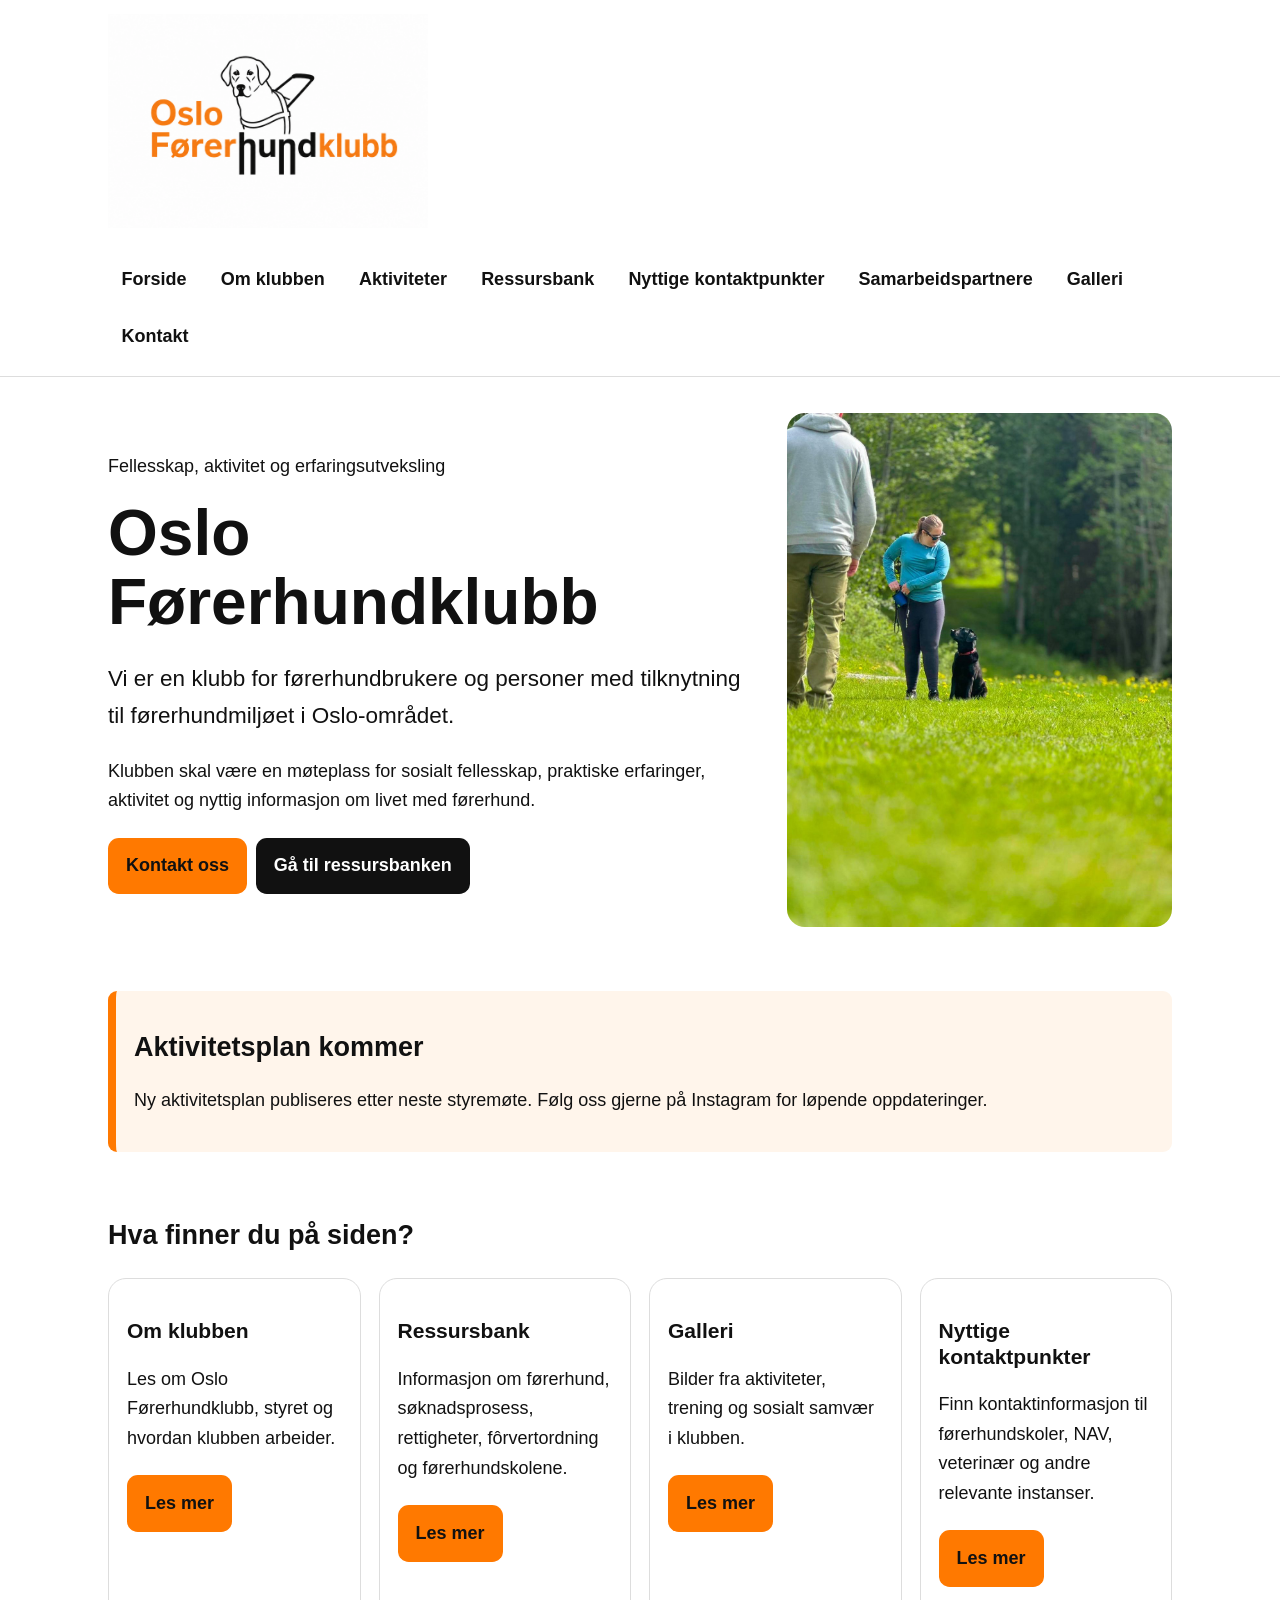
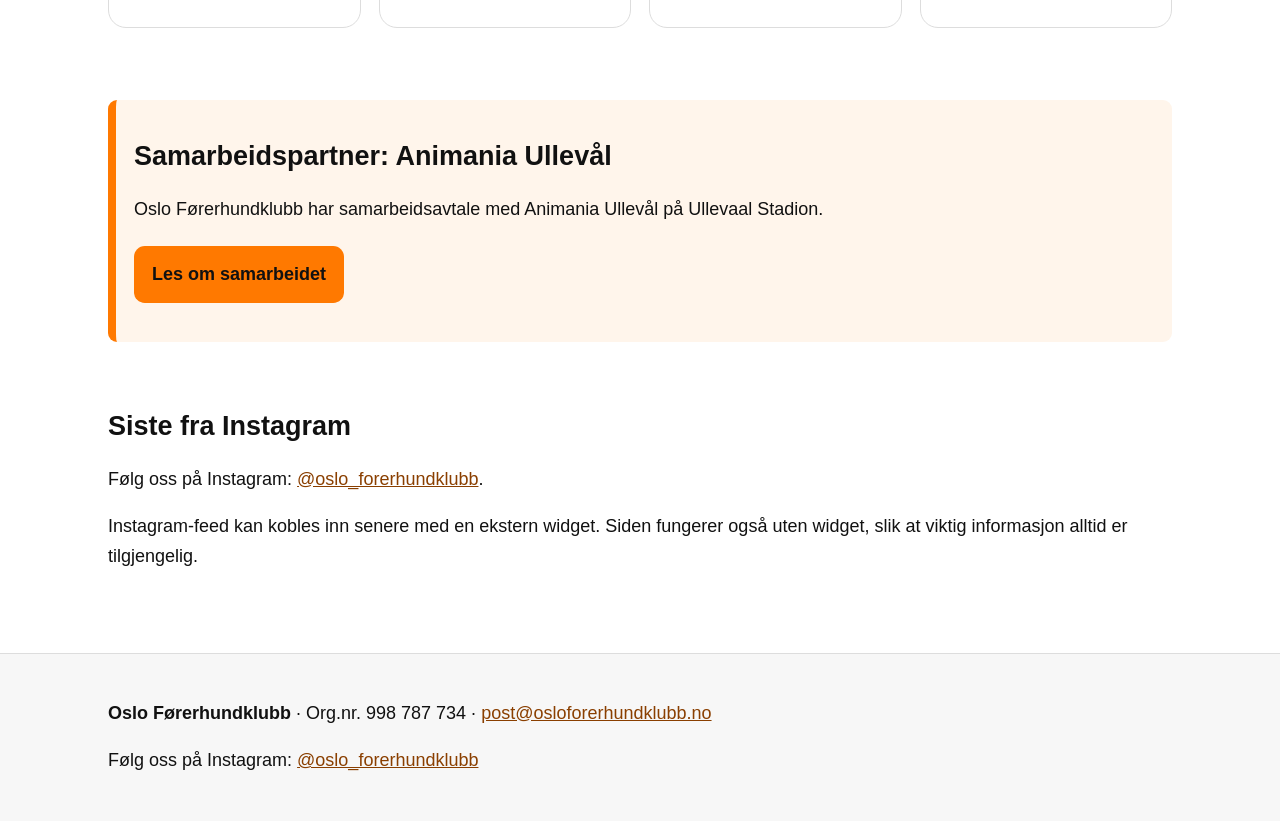
<file: index.html>
<!doctype html>
<html lang="no">
<head>
  <meta charset="utf-8">
  <meta name="viewport" content="width=device-width, initial-scale=1">
  <title>Forside – Oslo Førerhundklubb</title>
  <meta name="description" content="Oslo Førerhundklubb">
  <link rel="stylesheet" href="style.css">
</head>
<body>
<a class="skip-link" href="#innhold">Hopp til hovedinnhold</a>
<header class="site-header">
  <div class="container header-inner">
    <a class="logo-link" href="index.html" aria-label="Til forsiden">
      <img src="logo.png" alt="Oslo Førerhundklubb" class="logo">
    </a>
    <nav aria-label="Hovedmeny" class="main-nav"><a href="index.html">Forside</a><a href="om-klubben.html">Om klubben</a><a href="aktiviteter.html">Aktiviteter</a><a href="ressurser.html">Ressursbank</a><a href="nyttige-kontaktpunkter.html">Nyttige kontaktpunkter</a><a href="samarbeidspartnere.html">Samarbeidspartnere</a><a href="galleri.html">Galleri</a><a href="kontakt.html">Kontakt</a></nav>
  </div>
</header>
<main id="innhold" class="container">

<section class="hero">
  <div>
    <p class="eyebrow">Fellesskap, aktivitet og erfaringsutveksling</p>
    <h1>Oslo Førerhundklubb</h1>
    <p class="lead">Vi er en klubb for førerhundbrukere og personer med tilknytning til førerhundmiljøet i Oslo-området.</p>
    <p>Klubben skal være en møteplass for sosialt fellesskap, praktiske erfaringer, aktivitet og nyttig informasjon om livet med førerhund.</p>
    <p><a class="button" href="kontakt.html">Kontakt oss</a> <a class="button-secondary" href="ressurser.html">Gå til ressursbanken</a></p>
  </div>
  <div><img class="hero-image" src="bilde-01.jpg" alt="Førerhundtrening ute i grøntområde."></div>
</section>
<section class="notice">
  <h2>Aktivitetsplan kommer</h2>
  <p>Ny aktivitetsplan publiseres etter neste styremøte. Følg oss gjerne på Instagram for løpende oppdateringer.</p>
</section>
<section class="section">
  <h2>Hva finner du på siden?</h2>
  <div class="grid">
    <article class="card"><h3>Om klubben</h3><p>Les om Oslo Førerhundklubb, styret og hvordan klubben arbeider.</p><p><a class="button" href="om-klubben.html">Les mer</a></p></article>
    <article class="card"><h3>Ressursbank</h3><p>Informasjon om førerhund, søknadsprosess, rettigheter, fôrvertordning og førerhundskolene.</p><p><a class="button" href="ressurser.html">Les mer</a></p></article>
    <article class="card"><h3>Galleri</h3><p>Bilder fra aktiviteter, trening og sosialt samvær i klubben.</p><p><a class="button" href="galleri.html">Les mer</a></p></article>
    <article class="card"><h3>Nyttige kontaktpunkter</h3><p>Finn kontaktinformasjon til førerhundskoler, NAV, veterinær og andre relevante instanser.</p><p><a class="button" href="nyttige-kontaktpunkter.html">Les mer</a></p></article>
  </div>
</section>

<section class="notice">
  <h2>Samarbeidspartner: Animania Ullevål</h2>
  <p>Oslo Førerhundklubb har samarbeidsavtale med Animania Ullevål på Ullevaal Stadion.</p>
  <p><a class="button" href="samarbeidspartnere.html">Les om samarbeidet</a></p>
</section>
<section class="section">
  <h2>Siste fra Instagram</h2>
  <p>Følg oss på Instagram: <a href="https://www.instagram.com/oslo_forerhundklubb/">@oslo_forerhundklubb</a>.</p>
  <p>Instagram-feed kan kobles inn senere med en ekstern widget. Siden fungerer også uten widget, slik at viktig informasjon alltid er tilgjengelig.</p>
</section>

</main>
<footer class="site-footer">
  <div class="container">
    <p><strong>Oslo Førerhundklubb</strong> · Org.nr. 998 787 734 · <a href="mailto:post@osloforerhundklubb.no">post@osloforerhundklubb.no</a></p>
    <p>Følg oss på Instagram: <a href="https://www.instagram.com/oslo_forerhundklubb/">@oslo_forerhundklubb</a></p>
  </div>
</footer>
</body>
</html>
</file>
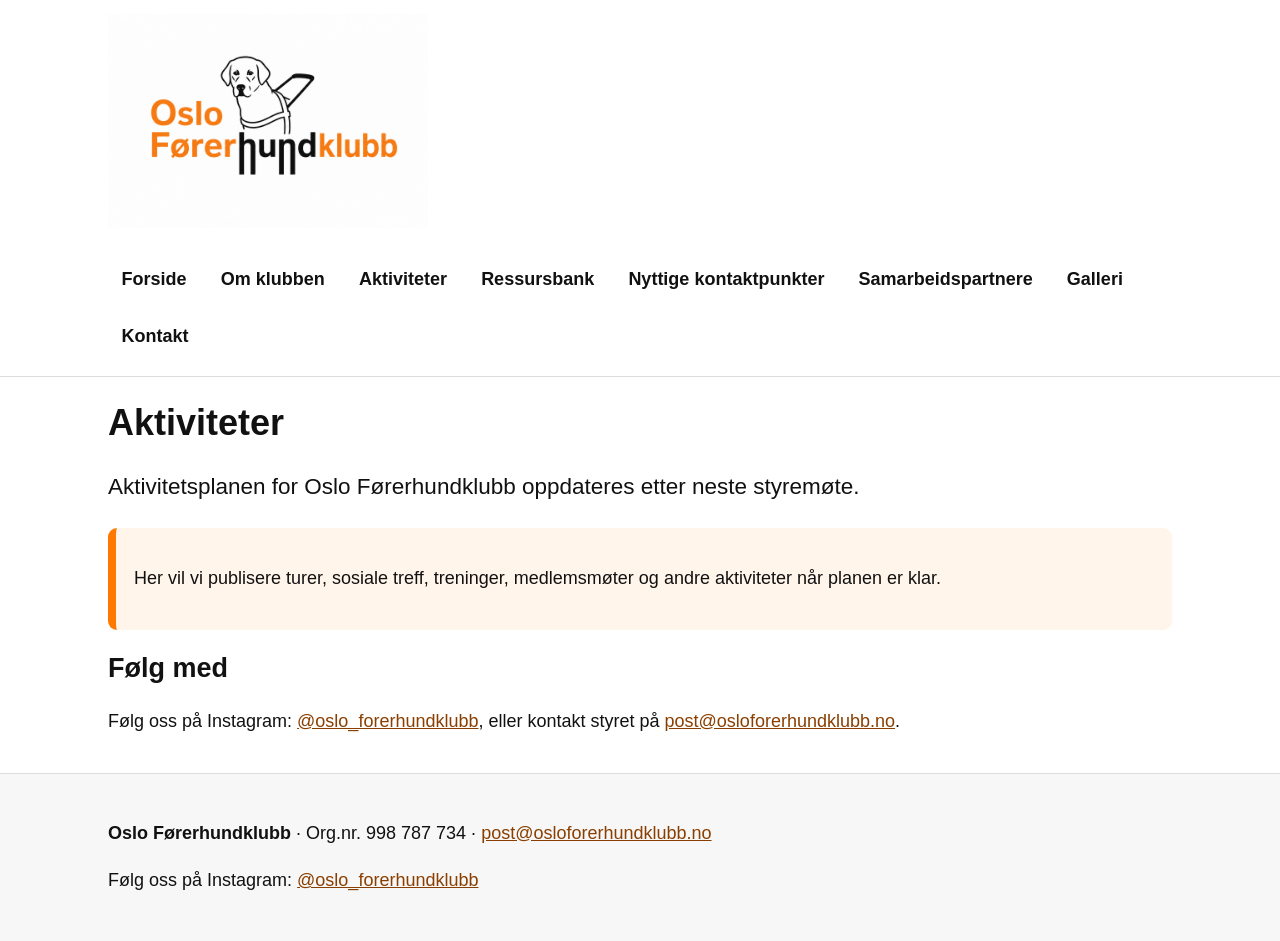
<file: aktiviteter.html>
<!doctype html>
<html lang="no">
<head>
  <meta charset="utf-8">
  <meta name="viewport" content="width=device-width, initial-scale=1">
  <title>Aktiviteter – Oslo Førerhundklubb</title>
  <meta name="description" content="Oslo Førerhundklubb">
  <link rel="stylesheet" href="style.css">
</head>
<body>
<a class="skip-link" href="#innhold">Hopp til hovedinnhold</a>
<header class="site-header">
  <div class="container header-inner">
    <a class="logo-link" href="index.html" aria-label="Til forsiden">
      <img src="logo.png" alt="Oslo Førerhundklubb" class="logo">
    </a>
    <nav aria-label="Hovedmeny" class="main-nav"><a href="index.html">Forside</a><a href="om-klubben.html">Om klubben</a><a href="aktiviteter.html">Aktiviteter</a><a href="ressurser.html">Ressursbank</a><a href="nyttige-kontaktpunkter.html">Nyttige kontaktpunkter</a><a href="samarbeidspartnere.html">Samarbeidspartnere</a><a href="galleri.html">Galleri</a><a href="kontakt.html">Kontakt</a></nav>
  </div>
</header>
<main id="innhold" class="container">
<h1>Aktiviteter</h1>
<p class="lead">Aktivitetsplanen for Oslo Førerhundklubb oppdateres etter neste styremøte.</p>
<div class="notice"><p>Her vil vi publisere turer, sosiale treff, treninger, medlemsmøter og andre aktiviteter når planen er klar.</p></div>
<h2>Følg med</h2><p>Følg oss på Instagram: <a href="https://www.instagram.com/oslo_forerhundklubb/">@oslo_forerhundklubb</a>, eller kontakt styret på <a href="mailto:post@osloforerhundklubb.no">post@osloforerhundklubb.no</a>.</p>
</main>
<footer class="site-footer">
  <div class="container">
    <p><strong>Oslo Førerhundklubb</strong> · Org.nr. 998 787 734 · <a href="mailto:post@osloforerhundklubb.no">post@osloforerhundklubb.no</a></p>
    <p>Følg oss på Instagram: <a href="https://www.instagram.com/oslo_forerhundklubb/">@oslo_forerhundklubb</a></p>
  </div>
</footer>
</body>
</html>
</file>
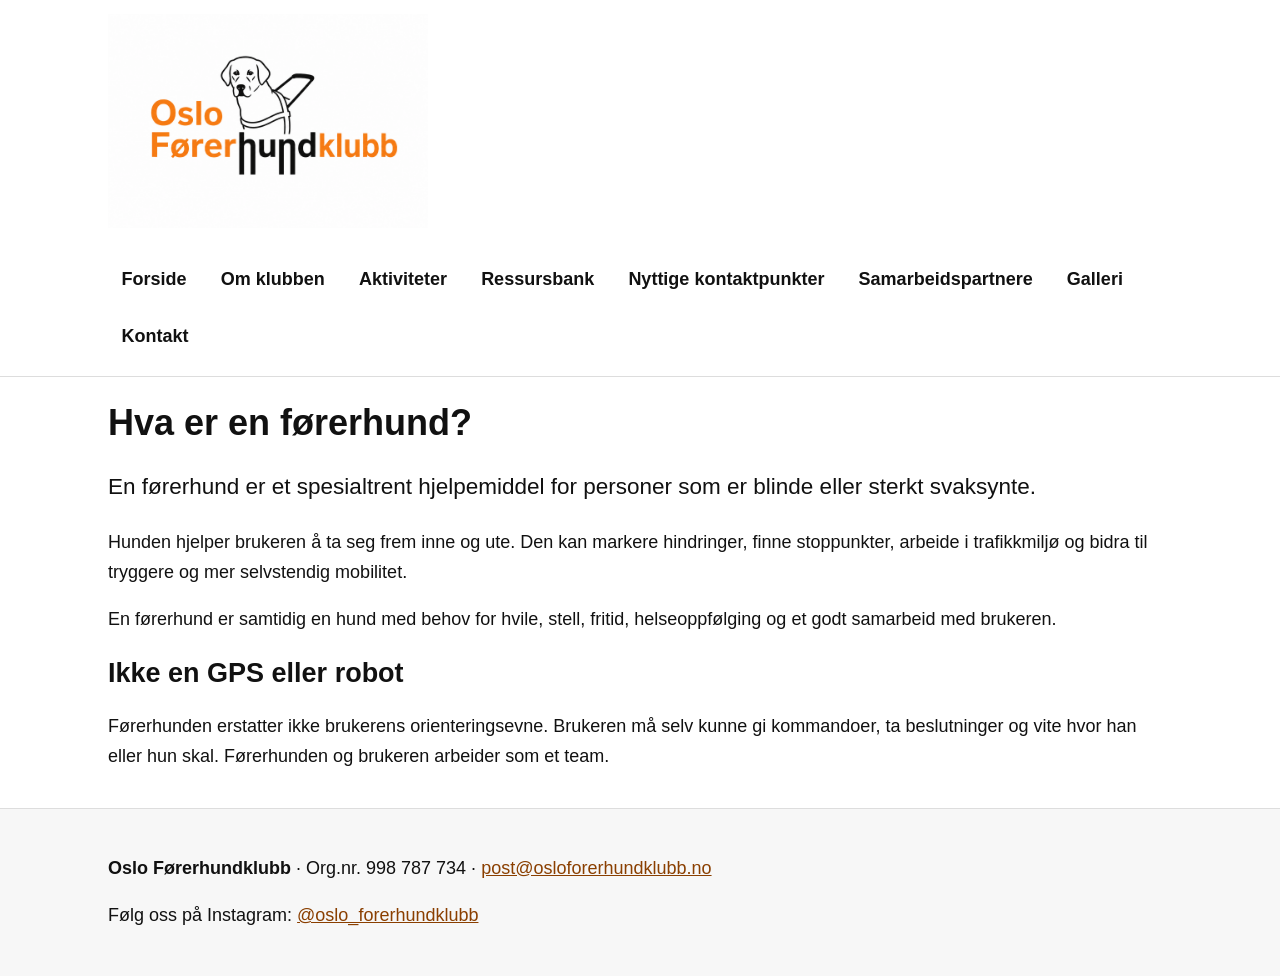
<file: forerhund.html>
<!doctype html>
<html lang="no">
<head>
  <meta charset="utf-8">
  <meta name="viewport" content="width=device-width, initial-scale=1">
  <title>Hva er førerhund? – Oslo Førerhundklubb</title>
  <meta name="description" content="Oslo Førerhundklubb">
  <link rel="stylesheet" href="style.css">
</head>
<body>
<a class="skip-link" href="#innhold">Hopp til hovedinnhold</a>
<header class="site-header">
  <div class="container header-inner">
    <a class="logo-link" href="index.html" aria-label="Til forsiden">
      <img src="logo.png" alt="Oslo Førerhundklubb" class="logo">
    </a>
    <nav aria-label="Hovedmeny" class="main-nav"><a href="index.html">Forside</a><a href="om-klubben.html">Om klubben</a><a href="aktiviteter.html">Aktiviteter</a><a href="ressurser.html">Ressursbank</a><a href="nyttige-kontaktpunkter.html">Nyttige kontaktpunkter</a><a href="samarbeidspartnere.html">Samarbeidspartnere</a><a href="galleri.html">Galleri</a><a href="kontakt.html">Kontakt</a></nav>
  </div>
</header>
<main id="innhold" class="container">
<h1>Hva er en førerhund?</h1>
<p class="lead">En førerhund er et spesialtrent hjelpemiddel for personer som er blinde eller sterkt svaksynte.</p>
<p>Hunden hjelper brukeren å ta seg frem inne og ute. Den kan markere hindringer, finne stoppunkter, arbeide i trafikkmiljø og bidra til tryggere og mer selvstendig mobilitet.</p>
<p>En førerhund er samtidig en hund med behov for hvile, stell, fritid, helseoppfølging og et godt samarbeid med brukeren.</p>
<h2>Ikke en GPS eller robot</h2>
<p>Førerhunden erstatter ikke brukerens orienteringsevne. Brukeren må selv kunne gi kommandoer, ta beslutninger og vite hvor han eller hun skal. Førerhunden og brukeren arbeider som et team.</p>
</main>
<footer class="site-footer">
  <div class="container">
    <p><strong>Oslo Førerhundklubb</strong> · Org.nr. 998 787 734 · <a href="mailto:post@osloforerhundklubb.no">post@osloforerhundklubb.no</a></p>
    <p>Følg oss på Instagram: <a href="https://www.instagram.com/oslo_forerhundklubb/">@oslo_forerhundklubb</a></p>
  </div>
</footer>
</body>
</html>
</file>
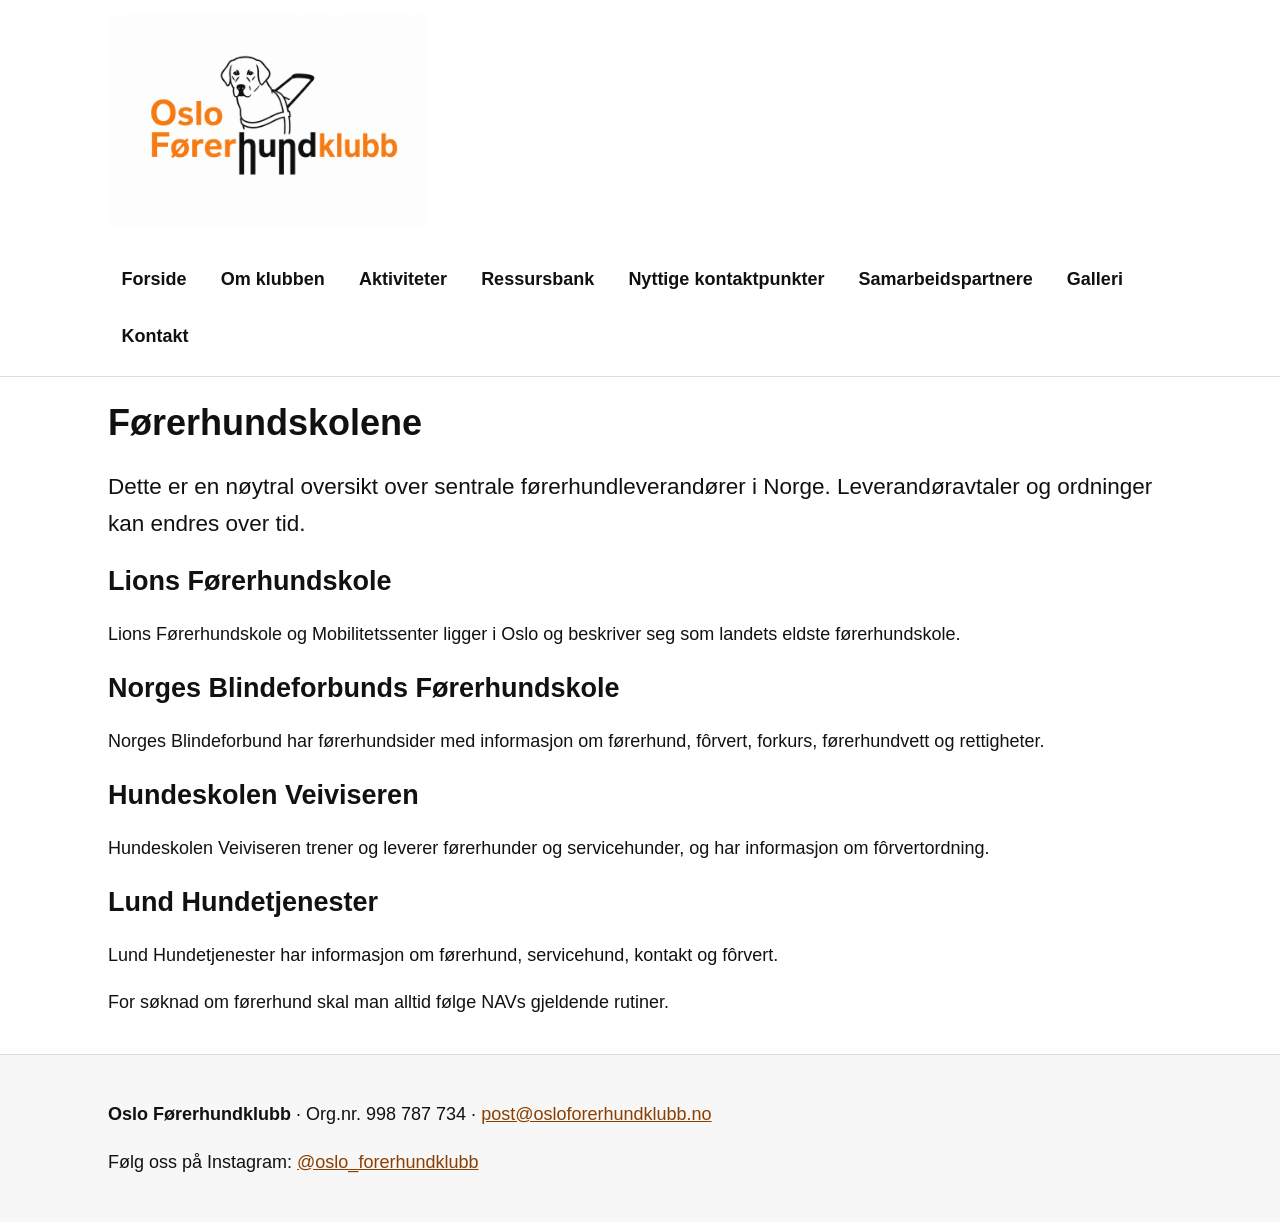
<file: forerhundskolene.html>
<!doctype html>
<html lang="no">
<head>
  <meta charset="utf-8">
  <meta name="viewport" content="width=device-width, initial-scale=1">
  <title>Førerhundskolene – Oslo Førerhundklubb</title>
  <meta name="description" content="Oslo Førerhundklubb">
  <link rel="stylesheet" href="style.css">
</head>
<body>
<a class="skip-link" href="#innhold">Hopp til hovedinnhold</a>
<header class="site-header">
  <div class="container header-inner">
    <a class="logo-link" href="index.html" aria-label="Til forsiden">
      <img src="logo.png" alt="Oslo Førerhundklubb" class="logo">
    </a>
    <nav aria-label="Hovedmeny" class="main-nav"><a href="index.html">Forside</a><a href="om-klubben.html">Om klubben</a><a href="aktiviteter.html">Aktiviteter</a><a href="ressurser.html">Ressursbank</a><a href="nyttige-kontaktpunkter.html">Nyttige kontaktpunkter</a><a href="samarbeidspartnere.html">Samarbeidspartnere</a><a href="galleri.html">Galleri</a><a href="kontakt.html">Kontakt</a></nav>
  </div>
</header>
<main id="innhold" class="container">
<h1>Førerhundskolene</h1>
<p class="lead">Dette er en nøytral oversikt over sentrale førerhundleverandører i Norge. Leverandøravtaler og ordninger kan endres over tid.</p>
<h2>Lions Førerhundskole</h2>
<p>Lions Førerhundskole og Mobilitetssenter ligger i Oslo og beskriver seg som landets eldste førerhundskole.</p>
<h2>Norges Blindeforbunds Førerhundskole</h2>
<p>Norges Blindeforbund har førerhundsider med informasjon om førerhund, fôrvert, forkurs, førerhundvett og rettigheter.</p>
<h2>Hundeskolen Veiviseren</h2>
<p>Hundeskolen Veiviseren trener og leverer førerhunder og servicehunder, og har informasjon om fôrvertordning.</p>
<h2>Lund Hundetjenester</h2>
<p>Lund Hundetjenester har informasjon om førerhund, servicehund, kontakt og fôrvert.</p>
<p>For søknad om førerhund skal man alltid følge NAVs gjeldende rutiner.</p>
</main>
<footer class="site-footer">
  <div class="container">
    <p><strong>Oslo Førerhundklubb</strong> · Org.nr. 998 787 734 · <a href="mailto:post@osloforerhundklubb.no">post@osloforerhundklubb.no</a></p>
    <p>Følg oss på Instagram: <a href="https://www.instagram.com/oslo_forerhundklubb/">@oslo_forerhundklubb</a></p>
  </div>
</footer>
</body>
</html>
</file>
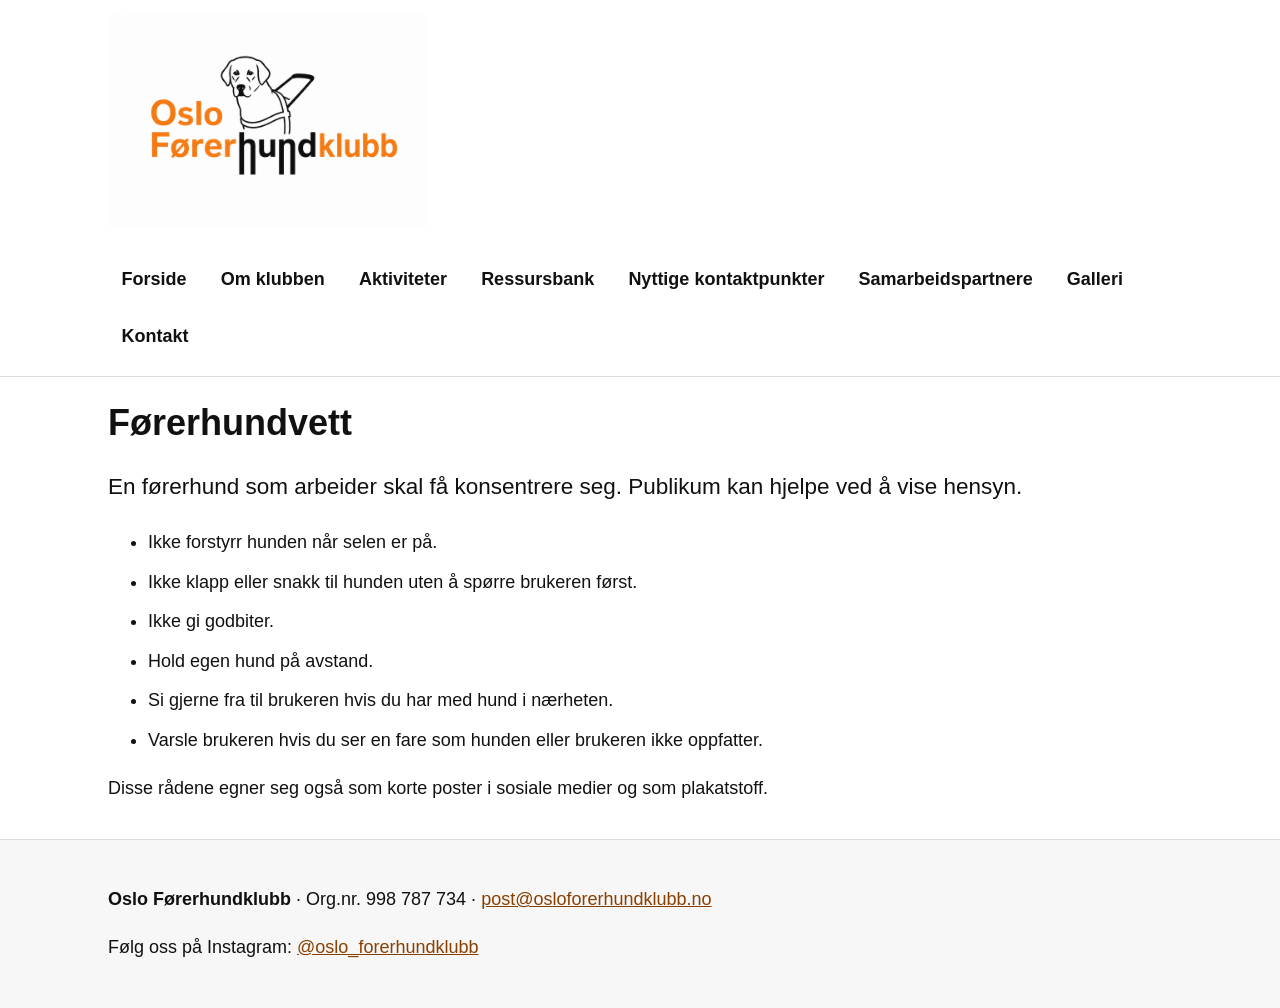
<file: forerhundvett.html>
<!doctype html>
<html lang="no">
<head>
  <meta charset="utf-8">
  <meta name="viewport" content="width=device-width, initial-scale=1">
  <title>Førerhundvett – Oslo Førerhundklubb</title>
  <meta name="description" content="Oslo Førerhundklubb">
  <link rel="stylesheet" href="style.css">
</head>
<body>
<a class="skip-link" href="#innhold">Hopp til hovedinnhold</a>
<header class="site-header">
  <div class="container header-inner">
    <a class="logo-link" href="index.html" aria-label="Til forsiden">
      <img src="logo.png" alt="Oslo Førerhundklubb" class="logo">
    </a>
    <nav aria-label="Hovedmeny" class="main-nav"><a href="index.html">Forside</a><a href="om-klubben.html">Om klubben</a><a href="aktiviteter.html">Aktiviteter</a><a href="ressurser.html">Ressursbank</a><a href="nyttige-kontaktpunkter.html">Nyttige kontaktpunkter</a><a href="samarbeidspartnere.html">Samarbeidspartnere</a><a href="galleri.html">Galleri</a><a href="kontakt.html">Kontakt</a></nav>
  </div>
</header>
<main id="innhold" class="container">
<h1>Førerhundvett</h1>
<p class="lead">En førerhund som arbeider skal få konsentrere seg. Publikum kan hjelpe ved å vise hensyn.</p>
<ul class="resource-list">
<li>Ikke forstyrr hunden når selen er på.</li>
<li>Ikke klapp eller snakk til hunden uten å spørre brukeren først.</li>
<li>Ikke gi godbiter.</li>
<li>Hold egen hund på avstand.</li>
<li>Si gjerne fra til brukeren hvis du har med hund i nærheten.</li>
<li>Varsle brukeren hvis du ser en fare som hunden eller brukeren ikke oppfatter.</li>
</ul>
<p>Disse rådene egner seg også som korte poster i sosiale medier og som plakatstoff.</p>
</main>
<footer class="site-footer">
  <div class="container">
    <p><strong>Oslo Førerhundklubb</strong> · Org.nr. 998 787 734 · <a href="mailto:post@osloforerhundklubb.no">post@osloforerhundklubb.no</a></p>
    <p>Følg oss på Instagram: <a href="https://www.instagram.com/oslo_forerhundklubb/">@oslo_forerhundklubb</a></p>
  </div>
</footer>
</body>
</html>
</file>
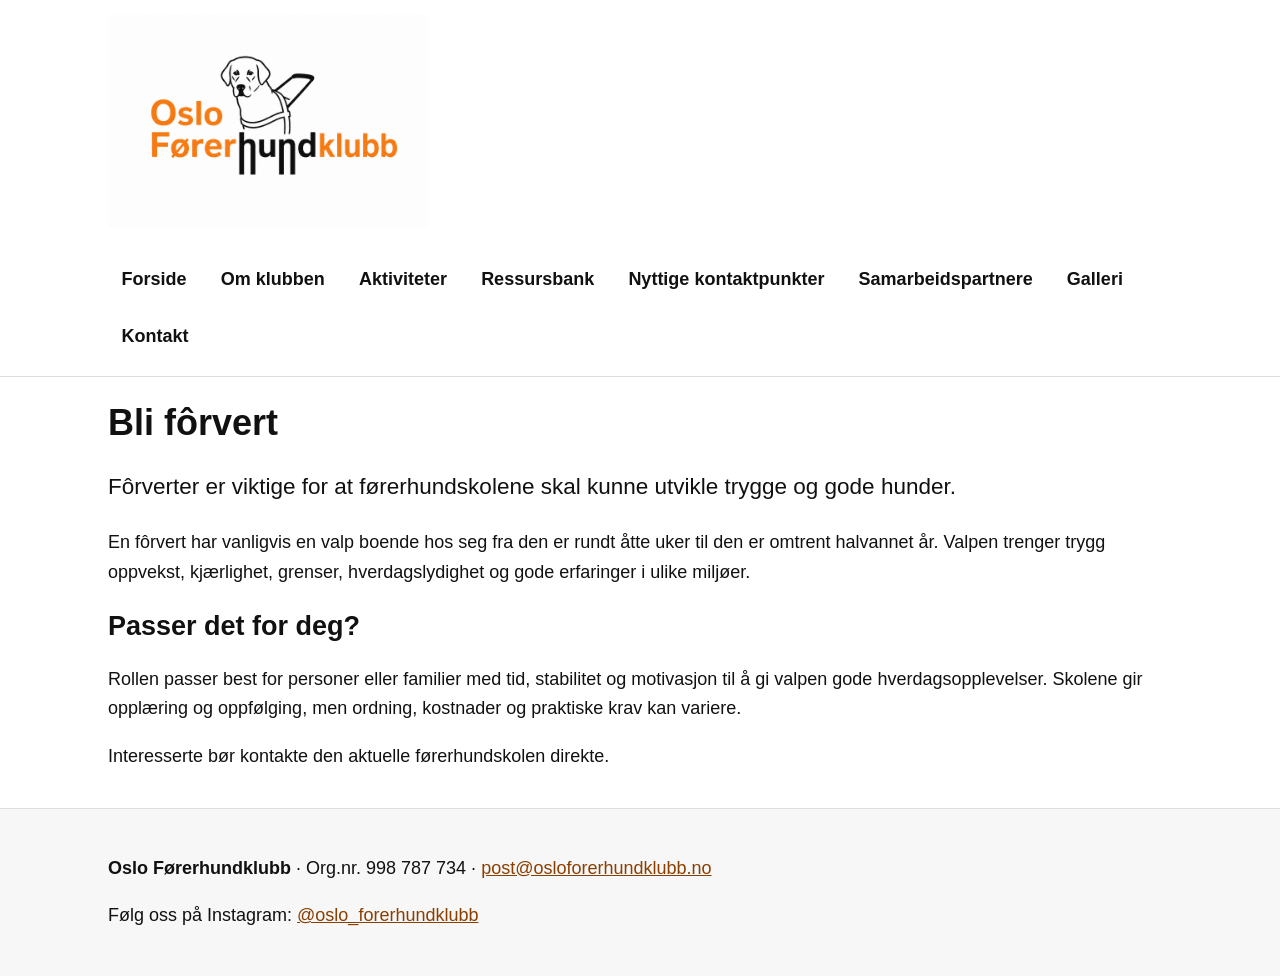
<file: forvert.html>
<!doctype html>
<html lang="no">
<head>
  <meta charset="utf-8">
  <meta name="viewport" content="width=device-width, initial-scale=1">
  <title>Bli fôrvert – Oslo Førerhundklubb</title>
  <meta name="description" content="Oslo Førerhundklubb">
  <link rel="stylesheet" href="style.css">
</head>
<body>
<a class="skip-link" href="#innhold">Hopp til hovedinnhold</a>
<header class="site-header">
  <div class="container header-inner">
    <a class="logo-link" href="index.html" aria-label="Til forsiden">
      <img src="logo.png" alt="Oslo Førerhundklubb" class="logo">
    </a>
    <nav aria-label="Hovedmeny" class="main-nav"><a href="index.html">Forside</a><a href="om-klubben.html">Om klubben</a><a href="aktiviteter.html">Aktiviteter</a><a href="ressurser.html">Ressursbank</a><a href="nyttige-kontaktpunkter.html">Nyttige kontaktpunkter</a><a href="samarbeidspartnere.html">Samarbeidspartnere</a><a href="galleri.html">Galleri</a><a href="kontakt.html">Kontakt</a></nav>
  </div>
</header>
<main id="innhold" class="container">
<h1>Bli fôrvert</h1>
<p class="lead">Fôrverter er viktige for at førerhundskolene skal kunne utvikle trygge og gode hunder.</p>
<p>En fôrvert har vanligvis en valp boende hos seg fra den er rundt åtte uker til den er omtrent halvannet år. Valpen trenger trygg oppvekst, kjærlighet, grenser, hverdagslydighet og gode erfaringer i ulike miljøer.</p>
<h2>Passer det for deg?</h2>
<p>Rollen passer best for personer eller familier med tid, stabilitet og motivasjon til å gi valpen gode hverdagsopplevelser. Skolene gir opplæring og oppfølging, men ordning, kostnader og praktiske krav kan variere.</p>
<p>Interesserte bør kontakte den aktuelle førerhundskolen direkte.</p>
</main>
<footer class="site-footer">
  <div class="container">
    <p><strong>Oslo Førerhundklubb</strong> · Org.nr. 998 787 734 · <a href="mailto:post@osloforerhundklubb.no">post@osloforerhundklubb.no</a></p>
    <p>Følg oss på Instagram: <a href="https://www.instagram.com/oslo_forerhundklubb/">@oslo_forerhundklubb</a></p>
  </div>
</footer>
</body>
</html>
</file>
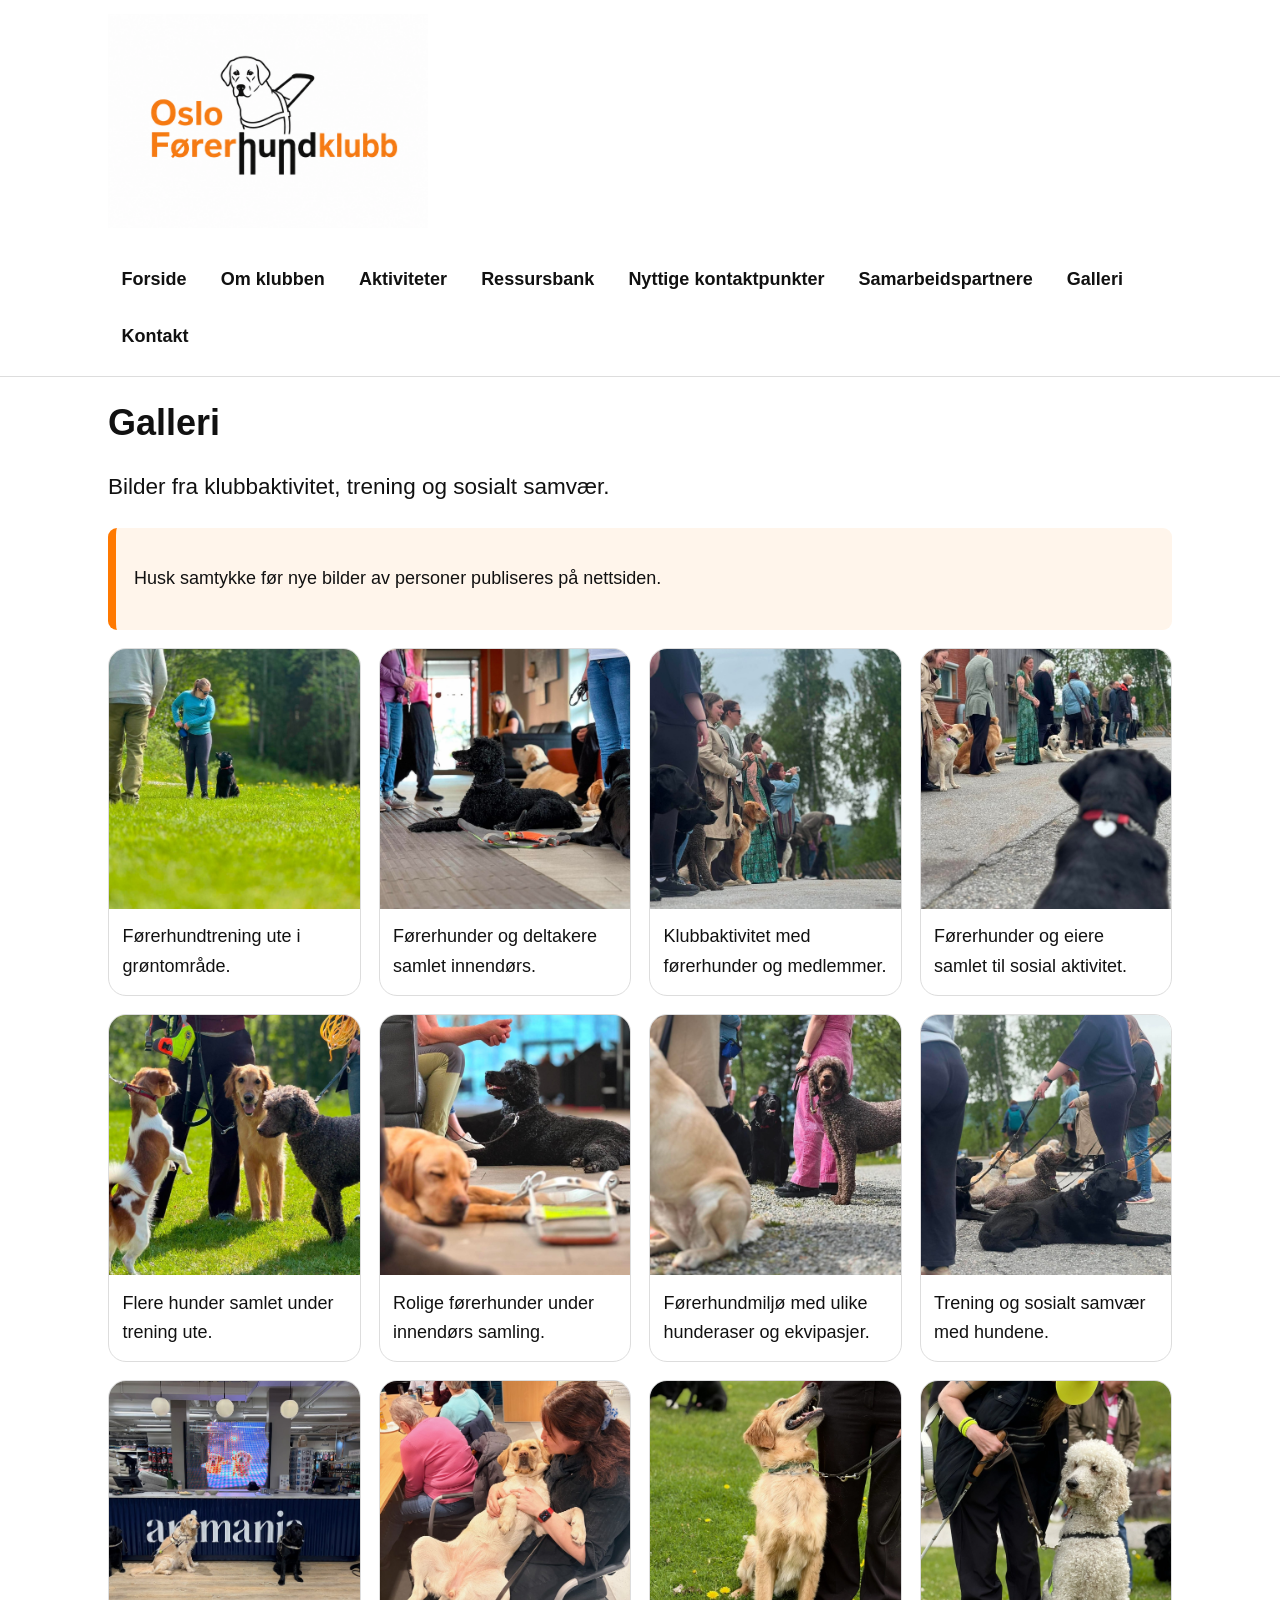
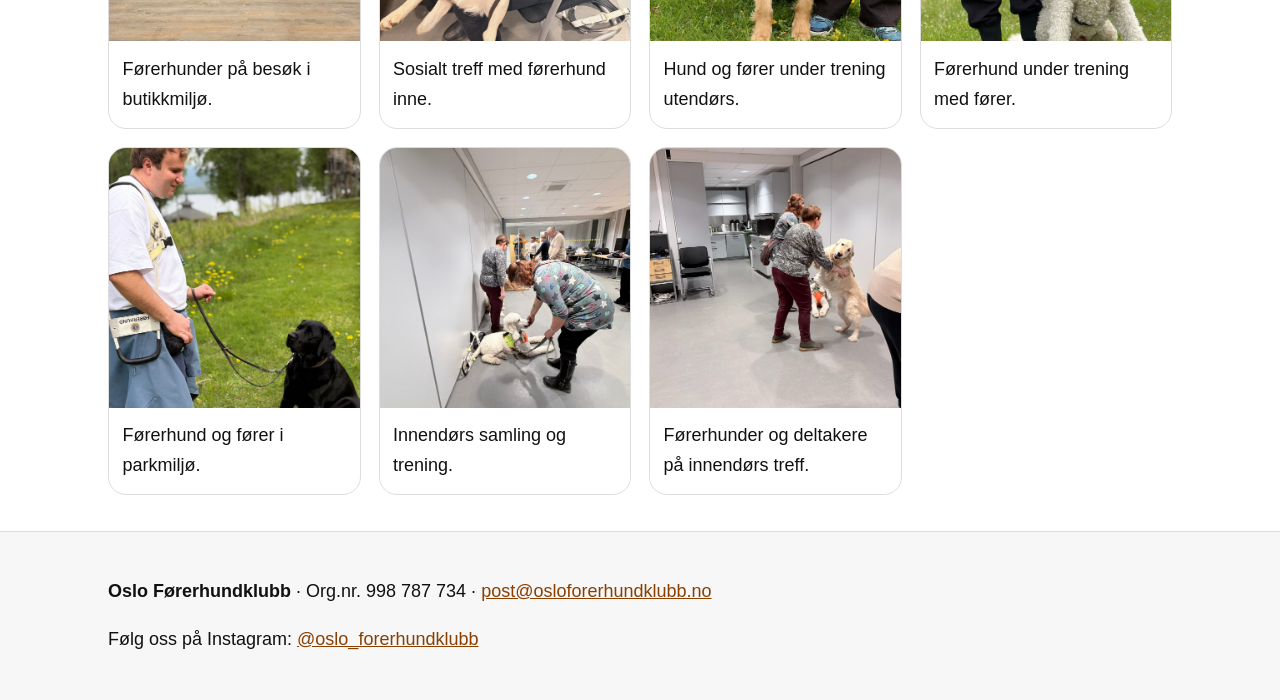
<file: galleri.html>
<!doctype html>
<html lang="no">
<head>
  <meta charset="utf-8">
  <meta name="viewport" content="width=device-width, initial-scale=1">
  <title>Galleri – Oslo Førerhundklubb</title>
  <meta name="description" content="Oslo Førerhundklubb">
  <link rel="stylesheet" href="style.css">
</head>
<body>
<a class="skip-link" href="#innhold">Hopp til hovedinnhold</a>
<header class="site-header">
  <div class="container header-inner">
    <a class="logo-link" href="index.html" aria-label="Til forsiden">
      <img src="logo.png" alt="Oslo Førerhundklubb" class="logo">
    </a>
    <nav aria-label="Hovedmeny" class="main-nav"><a href="index.html">Forside</a><a href="om-klubben.html">Om klubben</a><a href="aktiviteter.html">Aktiviteter</a><a href="ressurser.html">Ressursbank</a><a href="nyttige-kontaktpunkter.html">Nyttige kontaktpunkter</a><a href="samarbeidspartnere.html">Samarbeidspartnere</a><a href="galleri.html">Galleri</a><a href="kontakt.html">Kontakt</a></nav>
  </div>
</header>
<main id="innhold" class="container">
<h1>Galleri</h1><p class="lead">Bilder fra klubbaktivitet, trening og sosialt samvær.</p><div class="notice"><p>Husk samtykke før nye bilder av personer publiseres på nettsiden.</p></div><div class="gallery"><figure><img src="bilde-01.jpg" alt="Førerhundtrening ute i grøntområde."><figcaption>Førerhundtrening ute i grøntområde.</figcaption></figure><figure><img src="bilde-02.jpg" alt="Førerhunder og deltakere samlet innendørs."><figcaption>Førerhunder og deltakere samlet innendørs.</figcaption></figure><figure><img src="bilde-03.jpg" alt="Klubbaktivitet med førerhunder og medlemmer."><figcaption>Klubbaktivitet med førerhunder og medlemmer.</figcaption></figure><figure><img src="bilde-04.jpg" alt="Førerhunder og eiere samlet til sosial aktivitet."><figcaption>Førerhunder og eiere samlet til sosial aktivitet.</figcaption></figure><figure><img src="bilde-05.jpg" alt="Flere hunder samlet under trening ute."><figcaption>Flere hunder samlet under trening ute.</figcaption></figure><figure><img src="bilde-06.jpg" alt="Rolige førerhunder under innendørs samling."><figcaption>Rolige førerhunder under innendørs samling.</figcaption></figure><figure><img src="bilde-07.jpg" alt="Førerhundmiljø med ulike hunderaser og ekvipasjer."><figcaption>Førerhundmiljø med ulike hunderaser og ekvipasjer.</figcaption></figure><figure><img src="bilde-08.jpg" alt="Trening og sosialt samvær med hundene."><figcaption>Trening og sosialt samvær med hundene.</figcaption></figure><figure><img src="bilde-09.jpg" alt="Førerhunder på besøk i butikkmiljø."><figcaption>Førerhunder på besøk i butikkmiljø.</figcaption></figure><figure><img src="bilde-10.jpg" alt="Sosialt treff med førerhund inne."><figcaption>Sosialt treff med førerhund inne.</figcaption></figure><figure><img src="bilde-11.jpg" alt="Hund og fører under trening utendørs."><figcaption>Hund og fører under trening utendørs.</figcaption></figure><figure><img src="bilde-12.jpg" alt="Førerhund under trening med fører."><figcaption>Førerhund under trening med fører.</figcaption></figure><figure><img src="bilde-13.jpg" alt="Førerhund og fører i parkmiljø."><figcaption>Førerhund og fører i parkmiljø.</figcaption></figure><figure><img src="bilde-14.jpg" alt="Innendørs samling og trening."><figcaption>Innendørs samling og trening.</figcaption></figure><figure><img src="bilde-15.jpg" alt="Førerhunder og deltakere på innendørs treff."><figcaption>Førerhunder og deltakere på innendørs treff.</figcaption></figure></div>
</main>
<footer class="site-footer">
  <div class="container">
    <p><strong>Oslo Førerhundklubb</strong> · Org.nr. 998 787 734 · <a href="mailto:post@osloforerhundklubb.no">post@osloforerhundklubb.no</a></p>
    <p>Følg oss på Instagram: <a href="https://www.instagram.com/oslo_forerhundklubb/">@oslo_forerhundklubb</a></p>
  </div>
</footer>
</body>
</html>
</file>
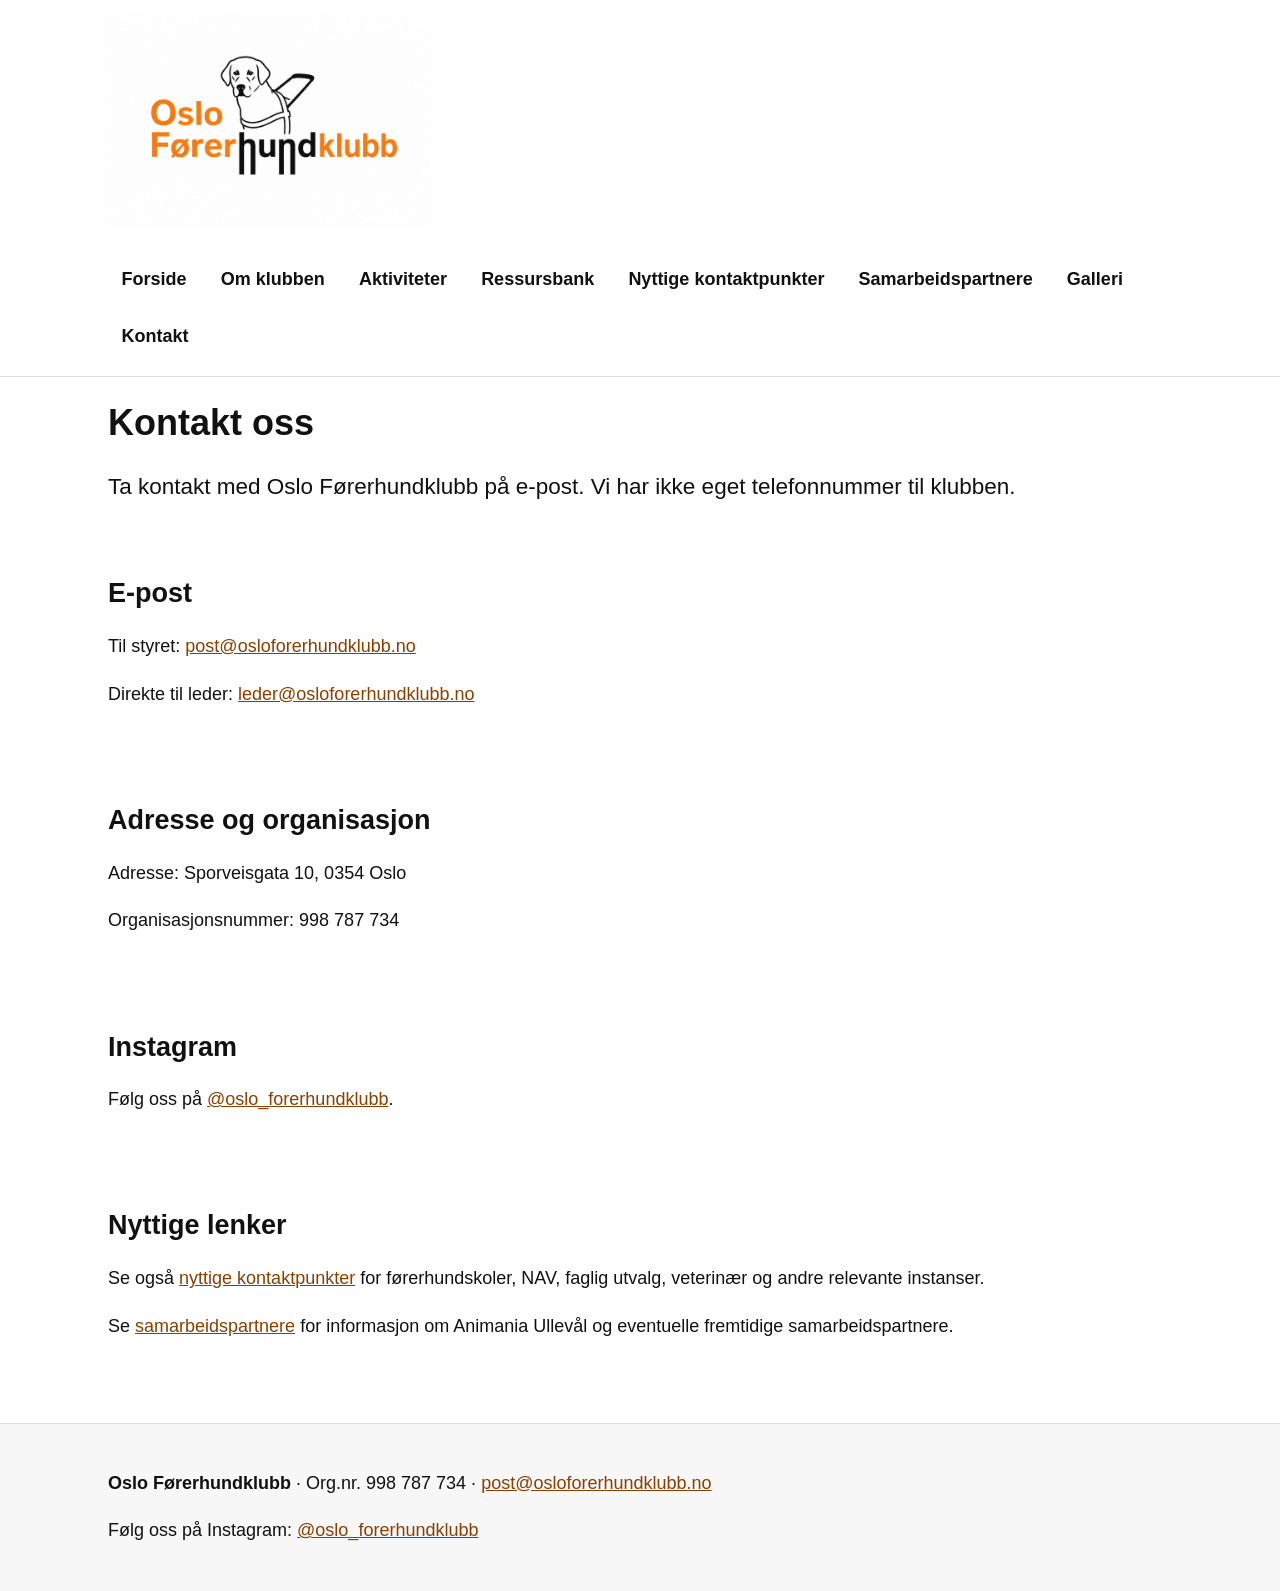
<file: kontakt.html>
<!doctype html>
<html lang="no">
<head>
  <meta charset="utf-8">
  <meta name="viewport" content="width=device-width, initial-scale=1">
  <title>Kontakt – Oslo Førerhundklubb</title>
  <meta name="description" content="Kontaktinformasjon til Oslo Førerhundklubb.">
  <link rel="stylesheet" href="style.css">
</head>
<body>
<a class="skip-link" href="#innhold">Hopp til hovedinnhold</a>
<header class="site-header">
  <div class="container header-inner">
    <a class="logo-link" href="index.html" aria-label="Til forsiden">
      <img src="logo.png" alt="Oslo Førerhundklubb" class="logo">
    </a>
    <nav aria-label="Hovedmeny" class="main-nav"><a href="index.html">Forside</a><a href="om-klubben.html">Om klubben</a><a href="aktiviteter.html">Aktiviteter</a><a href="ressurser.html">Ressursbank</a><a href="nyttige-kontaktpunkter.html">Nyttige kontaktpunkter</a><a href="samarbeidspartnere.html">Samarbeidspartnere</a><a href="galleri.html">Galleri</a><a href="kontakt.html">Kontakt</a></nav>
  </div>
</header>
<main id="innhold" class="container">

<h1>Kontakt oss</h1>
<p class="lead">Ta kontakt med Oslo Førerhundklubb på e-post. Vi har ikke eget telefonnummer til klubben.</p>
<section class="section"><h2>E-post</h2>
<p>Til styret: <a href="mailto:post@osloforerhundklubb.no">post@osloforerhundklubb.no</a></p>
<p>Direkte til leder: <a href="mailto:leder@osloforerhundklubb.no">leder@osloforerhundklubb.no</a></p>
</section>
<section class="section"><h2>Adresse og organisasjon</h2>
<p>Adresse: Sporveisgata 10, 0354 Oslo</p>
<p>Organisasjonsnummer: 998 787 734</p>
</section>
<section class="section"><h2>Instagram</h2><p>Følg oss på <a href="https://www.instagram.com/oslo_forerhundklubb/">@oslo_forerhundklubb</a>.</p></section>
<section class="section"><h2>Nyttige lenker</h2>
<p>Se også <a href="nyttige-kontaktpunkter.html">nyttige kontaktpunkter</a> for førerhundskoler, NAV, faglig utvalg, veterinær og andre relevante instanser.</p>
<p>Se <a href="samarbeidspartnere.html">samarbeidspartnere</a> for informasjon om Animania Ullevål og eventuelle fremtidige samarbeidspartnere.</p>
</section>

</main>
<footer class="site-footer">
  <div class="container">
    <p><strong>Oslo Førerhundklubb</strong> · Org.nr. 998 787 734 · <a href="mailto:post@osloforerhundklubb.no">post@osloforerhundklubb.no</a></p>
    <p>Følg oss på Instagram: <a href="https://www.instagram.com/oslo_forerhundklubb/">@oslo_forerhundklubb</a></p>
  </div>
</footer>
</body>
</html>
</file>
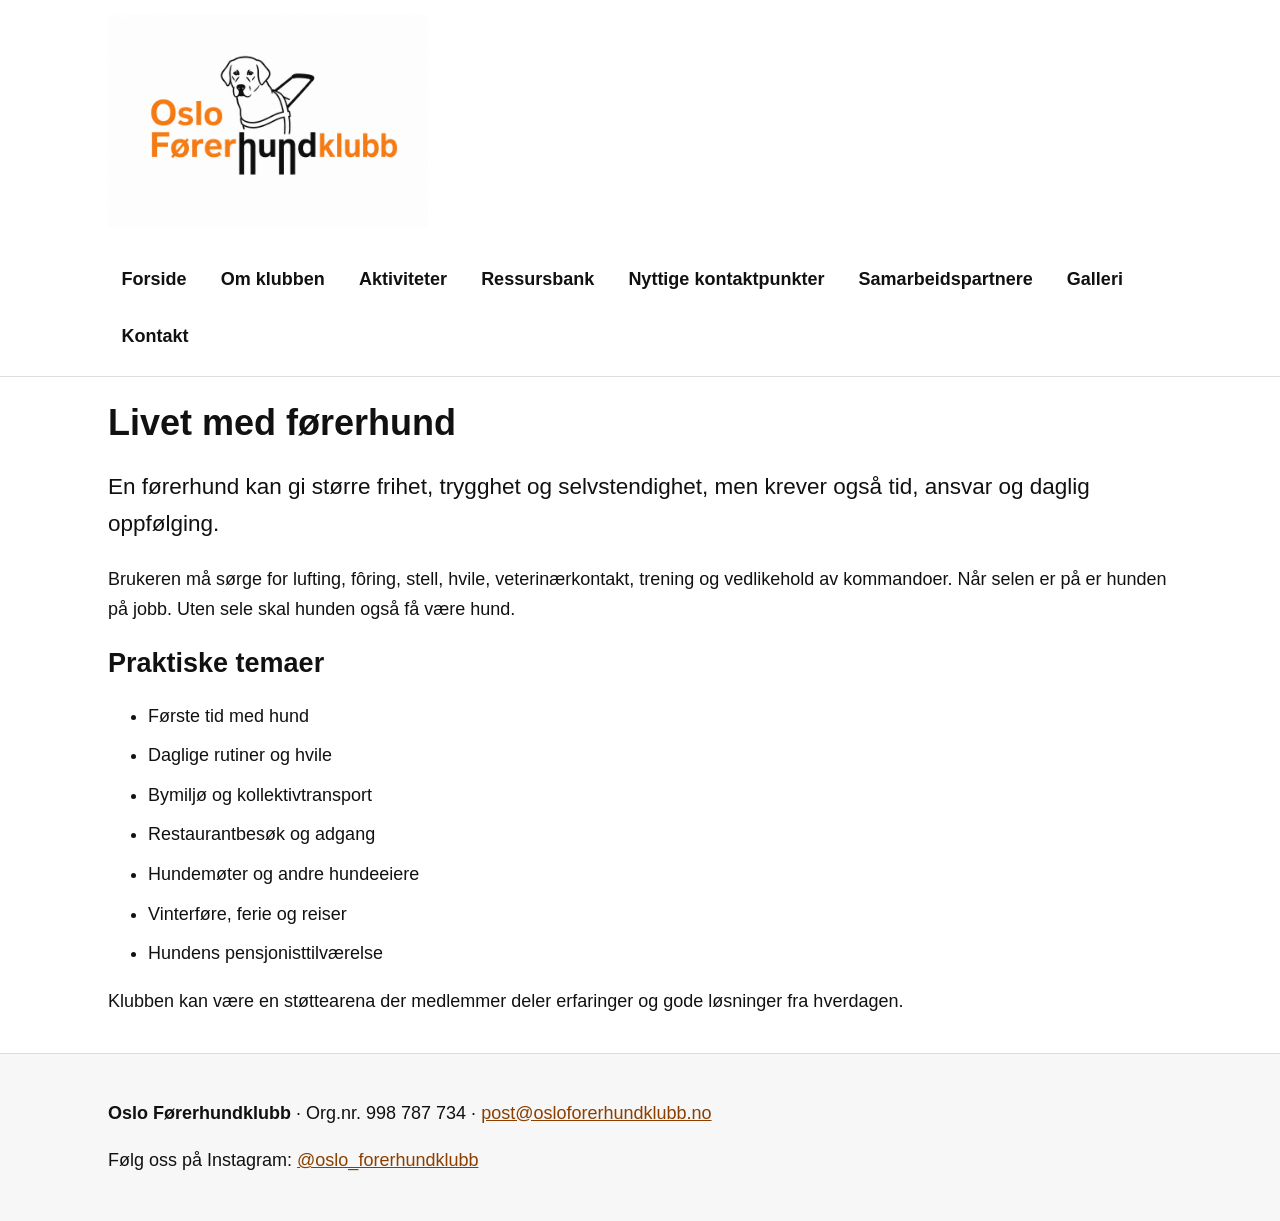
<file: livet-med-forerhund.html>
<!doctype html>
<html lang="no">
<head>
  <meta charset="utf-8">
  <meta name="viewport" content="width=device-width, initial-scale=1">
  <title>Livet med førerhund – Oslo Førerhundklubb</title>
  <meta name="description" content="Oslo Førerhundklubb">
  <link rel="stylesheet" href="style.css">
</head>
<body>
<a class="skip-link" href="#innhold">Hopp til hovedinnhold</a>
<header class="site-header">
  <div class="container header-inner">
    <a class="logo-link" href="index.html" aria-label="Til forsiden">
      <img src="logo.png" alt="Oslo Førerhundklubb" class="logo">
    </a>
    <nav aria-label="Hovedmeny" class="main-nav"><a href="index.html">Forside</a><a href="om-klubben.html">Om klubben</a><a href="aktiviteter.html">Aktiviteter</a><a href="ressurser.html">Ressursbank</a><a href="nyttige-kontaktpunkter.html">Nyttige kontaktpunkter</a><a href="samarbeidspartnere.html">Samarbeidspartnere</a><a href="galleri.html">Galleri</a><a href="kontakt.html">Kontakt</a></nav>
  </div>
</header>
<main id="innhold" class="container">
<h1>Livet med førerhund</h1>
<p class="lead">En førerhund kan gi større frihet, trygghet og selvstendighet, men krever også tid, ansvar og daglig oppfølging.</p>
<p>Brukeren må sørge for lufting, fôring, stell, hvile, veterinærkontakt, trening og vedlikehold av kommandoer. Når selen er på er hunden på jobb. Uten sele skal hunden også få være hund.</p>
<h2>Praktiske temaer</h2>
<ul class="resource-list">
<li>Første tid med hund</li>
<li>Daglige rutiner og hvile</li>
<li>Bymiljø og kollektivtransport</li>
<li>Restaurantbesøk og adgang</li>
<li>Hundemøter og andre hundeeiere</li>
<li>Vinterføre, ferie og reiser</li>
<li>Hundens pensjonisttilværelse</li>
</ul>
<p>Klubben kan være en støttearena der medlemmer deler erfaringer og gode løsninger fra hverdagen.</p>
</main>
<footer class="site-footer">
  <div class="container">
    <p><strong>Oslo Førerhundklubb</strong> · Org.nr. 998 787 734 · <a href="mailto:post@osloforerhundklubb.no">post@osloforerhundklubb.no</a></p>
    <p>Følg oss på Instagram: <a href="https://www.instagram.com/oslo_forerhundklubb/">@oslo_forerhundklubb</a></p>
  </div>
</footer>
</body>
</html>
</file>
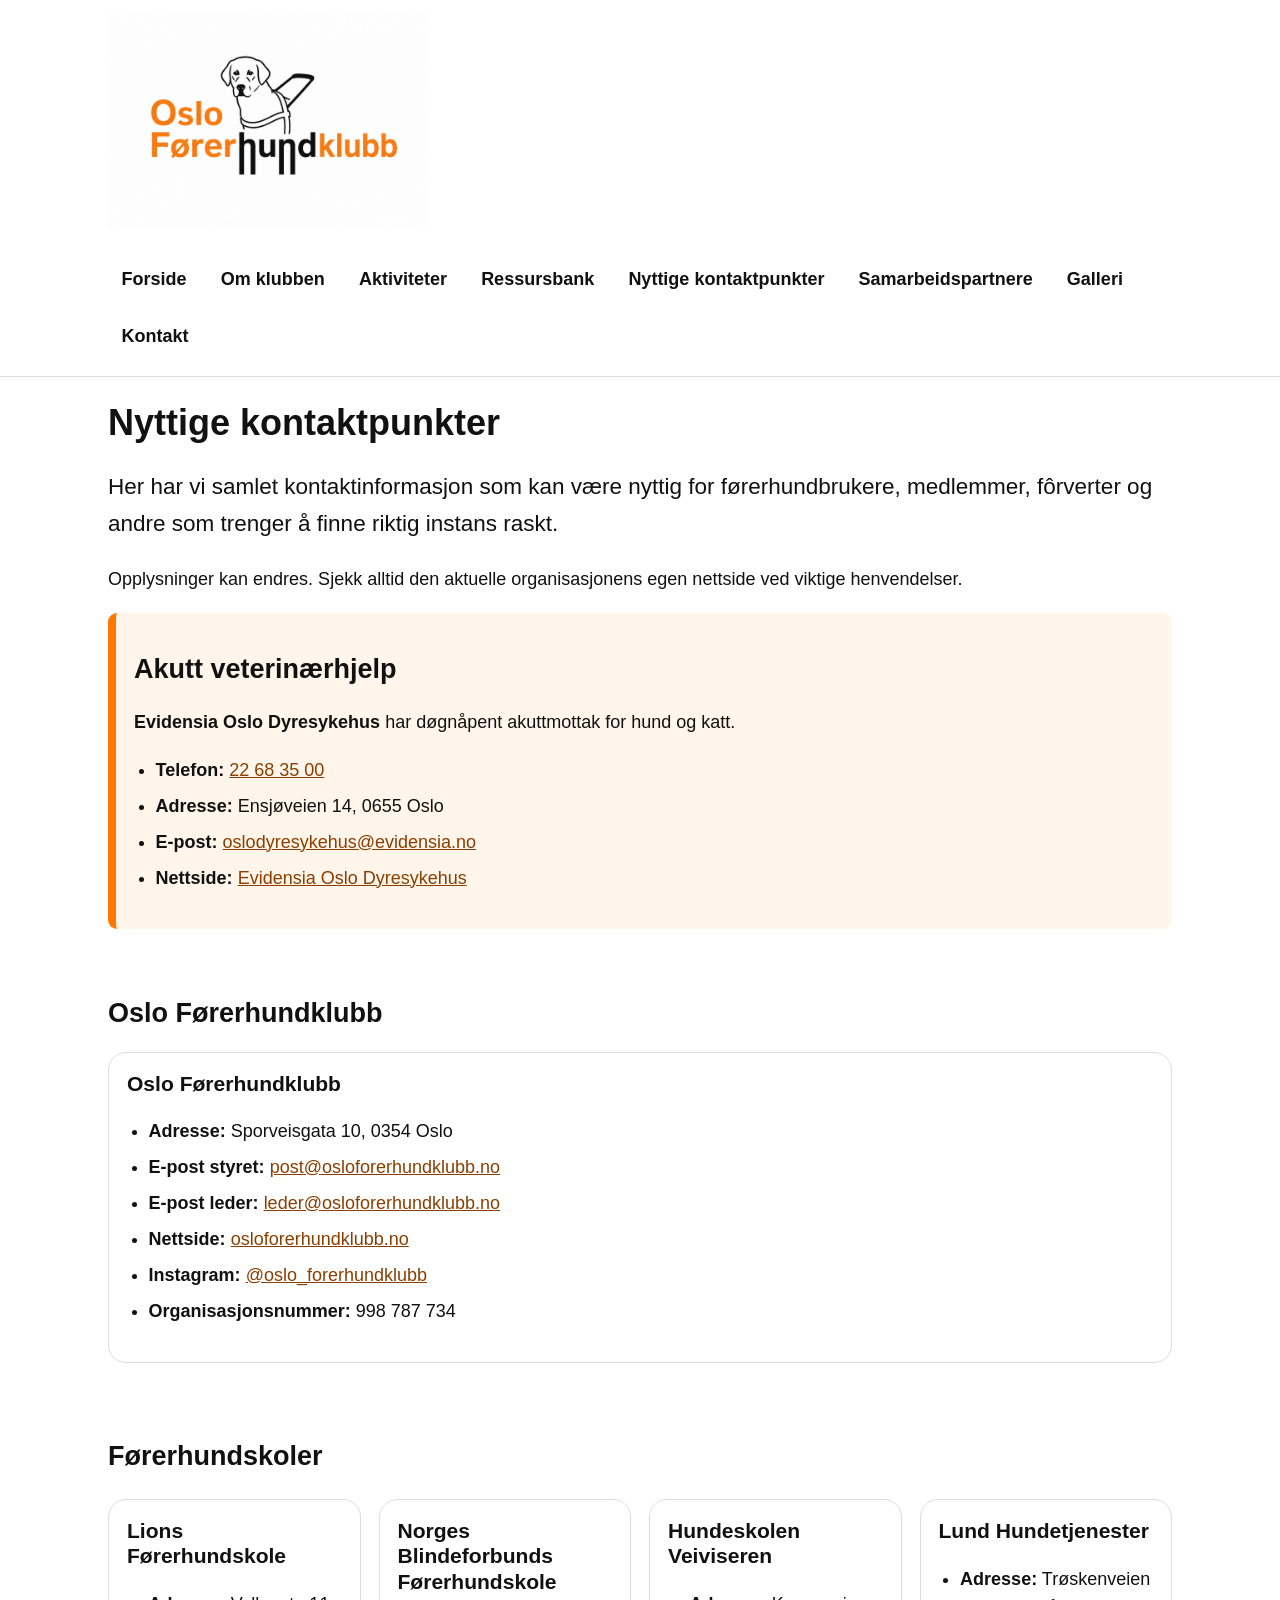
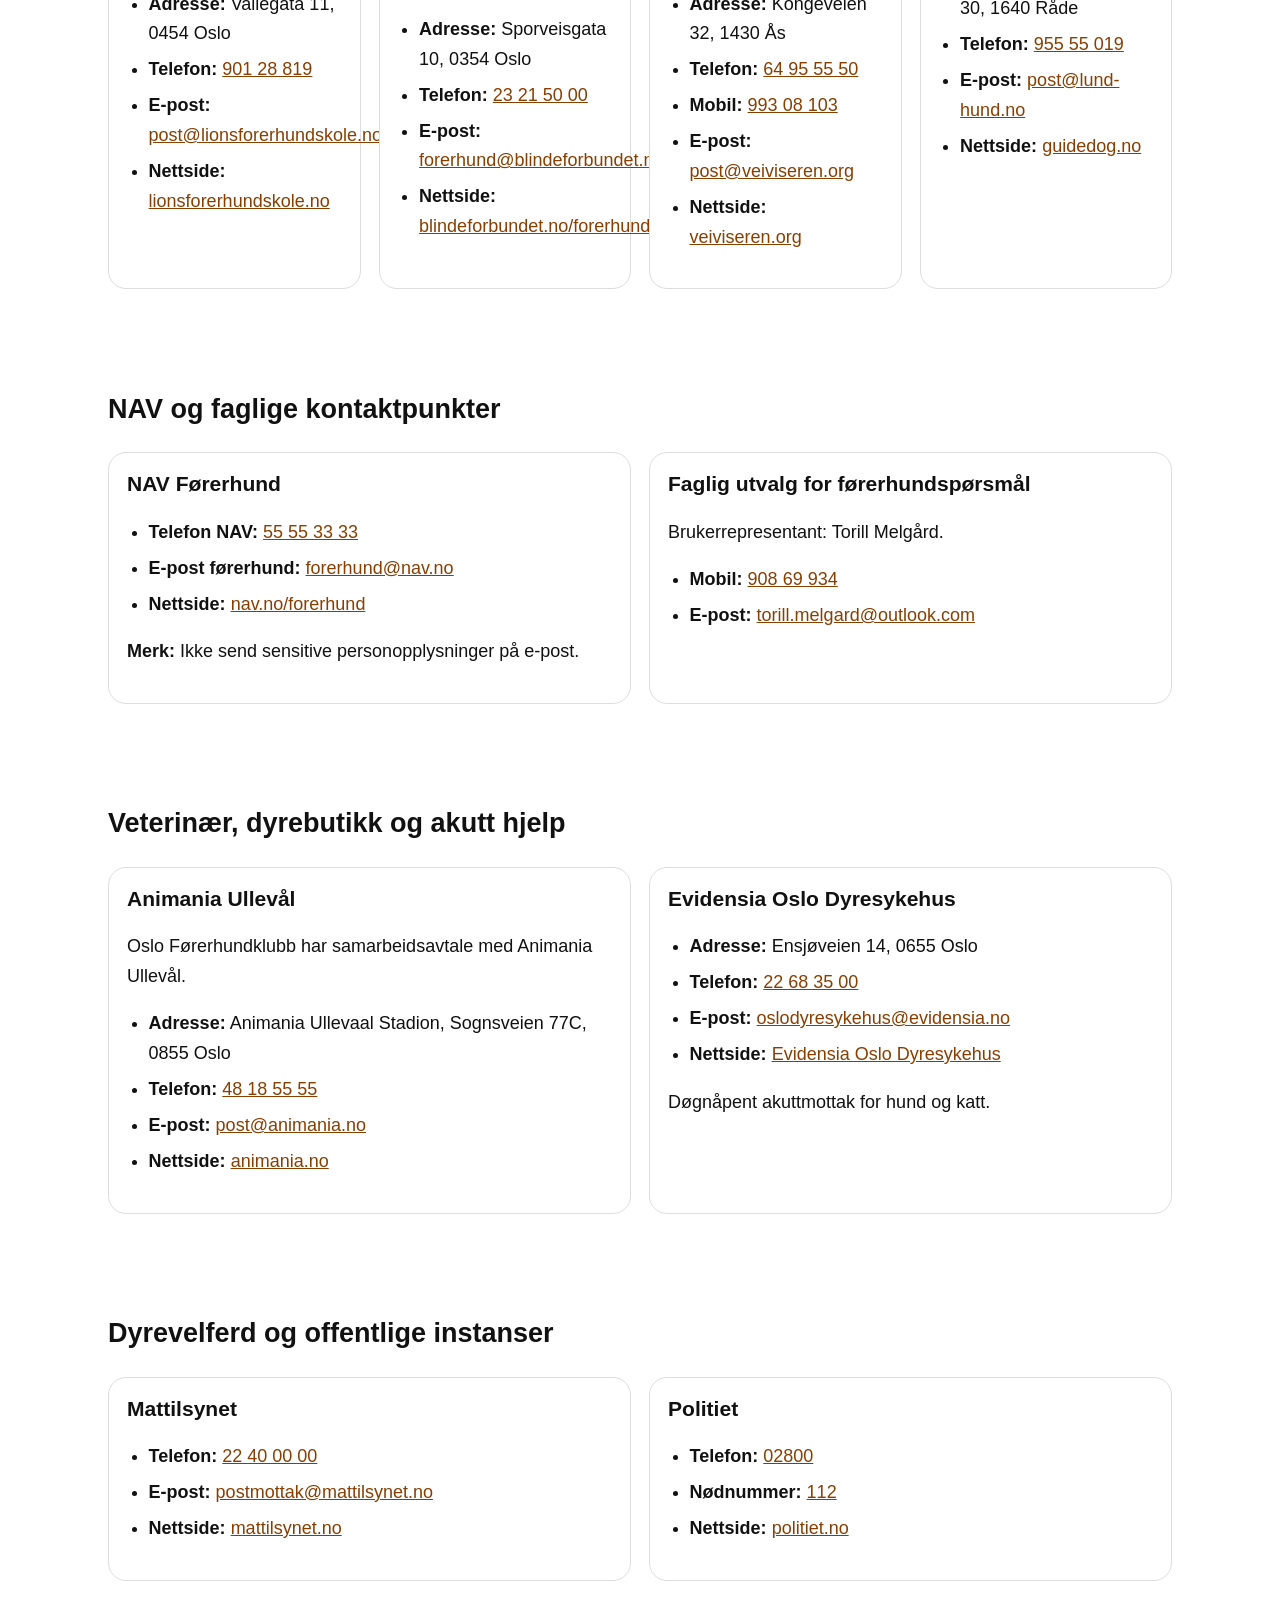
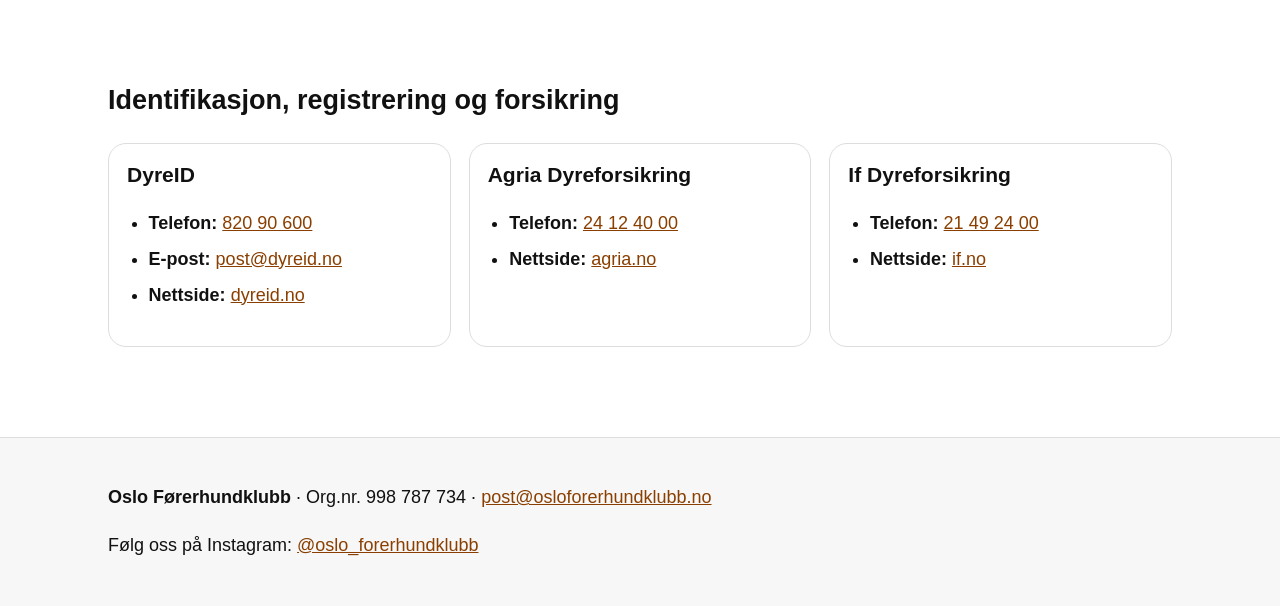
<file: nyttige-kontaktpunkter.html>
<!doctype html>
<html lang="no">
<head>
  <meta charset="utf-8">
  <meta name="viewport" content="width=device-width, initial-scale=1">
  <title>Nyttige kontaktpunkter – Oslo Førerhundklubb</title>
  <meta name="description" content="Kontaktinformasjon til førerhundskoler, NAV, veterinær og andre relevante instanser.">
  <link rel="stylesheet" href="style.css">
</head>
<body>
<a class="skip-link" href="#innhold">Hopp til hovedinnhold</a>
<header class="site-header">
  <div class="container header-inner">
    <a class="logo-link" href="index.html" aria-label="Til forsiden">
      <img src="logo.png" alt="Oslo Førerhundklubb" class="logo">
    </a>
    <nav aria-label="Hovedmeny" class="main-nav"><a href="index.html">Forside</a><a href="om-klubben.html">Om klubben</a><a href="aktiviteter.html">Aktiviteter</a><a href="ressurser.html">Ressursbank</a><a href="nyttige-kontaktpunkter.html">Nyttige kontaktpunkter</a><a href="samarbeidspartnere.html">Samarbeidspartnere</a><a href="galleri.html">Galleri</a><a href="kontakt.html">Kontakt</a></nav>
  </div>
</header>
<main id="innhold" class="container">

<h1>Nyttige kontaktpunkter</h1>
<p class="lead">Her har vi samlet kontaktinformasjon som kan være nyttig for førerhundbrukere, medlemmer, fôrverter og andre som trenger å finne riktig instans raskt.</p>
<p>Opplysninger kan endres. Sjekk alltid den aktuelle organisasjonens egen nettside ved viktige henvendelser.</p>

<section class="notice">
  <h2>Akutt veterinærhjelp</h2>
  <p><strong>Evidensia Oslo Dyresykehus</strong> har døgnåpent akuttmottak for hund og katt.</p>
  <ul class="contact-list">
    <li><strong>Telefon:</strong> <a href="tel:+4722683500">22 68 35 00</a></li>
    <li><strong>Adresse:</strong> Ensjøveien 14, 0655 Oslo</li>
    <li><strong>E-post:</strong> <a href="mailto:oslodyresykehus@evidensia.no">oslodyresykehus@evidensia.no</a></li>
    <li><strong>Nettside:</strong> <a href="https://evidensia.no/dyreklinikk/oslo-dyresykehus/">Evidensia Oslo Dyresykehus</a></li>
  </ul>
</section>

<section class="section">
  <h2>Oslo Førerhundklubb</h2>
  <article class="contact-card">
    <h3>Oslo Førerhundklubb</h3>
    <ul class="contact-list">
      <li><strong>Adresse:</strong> Sporveisgata 10, 0354 Oslo</li>
      <li><strong>E-post styret:</strong> <a href="mailto:post@osloforerhundklubb.no">post@osloforerhundklubb.no</a></li>
      <li><strong>E-post leder:</strong> <a href="mailto:leder@osloforerhundklubb.no">leder@osloforerhundklubb.no</a></li>
      <li><strong>Nettside:</strong> <a href="https://osloforerhundklubb.no/">osloforerhundklubb.no</a></li>
      <li><strong>Instagram:</strong> <a href="https://www.instagram.com/oslo_forerhundklubb/">@oslo_forerhundklubb</a></li>
      <li><strong>Organisasjonsnummer:</strong> 998 787 734</li>
    </ul>
  </article>
</section>

<section class="section">
  <h2>Førerhundskoler</h2>
  <div class="grid">
    <article class="contact-card"><h3>Lions Førerhundskole</h3><ul class="contact-list"><li><strong>Adresse:</strong> Vallegata 11, 0454 Oslo</li><li><strong>Telefon:</strong> <a href="tel:+4790128819">901 28 819</a></li><li><strong>E-post:</strong> <a href="mailto:post@lionsforerhundskole.no">post@lionsforerhundskole.no</a></li><li><strong>Nettside:</strong> <a href="https://lionsforerhundskole.no/">lionsforerhundskole.no</a></li></ul></article>
    <article class="contact-card"><h3>Norges Blindeforbunds Førerhundskole</h3><ul class="contact-list"><li><strong>Adresse:</strong> Sporveisgata 10, 0354 Oslo</li><li><strong>Telefon:</strong> <a href="tel:+4723215000">23 21 50 00</a></li><li><strong>E-post:</strong> <a href="mailto:forerhund@blindeforbundet.no">forerhund@blindeforbundet.no</a></li><li><strong>Nettside:</strong> <a href="https://www.blindeforbundet.no/hjelpemidler-og-produkter/forerhund">blindeforbundet.no/forerhund</a></li></ul></article>
    <article class="contact-card"><h3>Hundeskolen Veiviseren</h3><ul class="contact-list"><li><strong>Adresse:</strong> Kongeveien 32, 1430 Ås</li><li><strong>Telefon:</strong> <a href="tel:+4764955550">64 95 55 50</a></li><li><strong>Mobil:</strong> <a href="tel:+4799308103">993 08 103</a></li><li><strong>E-post:</strong> <a href="mailto:post@veiviseren.org">post@veiviseren.org</a></li><li><strong>Nettside:</strong> <a href="https://www.veiviseren.org/">veiviseren.org</a></li></ul></article>
    <article class="contact-card"><h3>Lund Hundetjenester</h3><ul class="contact-list"><li><strong>Adresse:</strong> Trøskenveien 30, 1640 Råde</li><li><strong>Telefon:</strong> <a href="tel:+4795555019">955 55 019</a></li><li><strong>E-post:</strong> <a href="mailto:post@lund-hund.no">post@lund-hund.no</a></li><li><strong>Nettside:</strong> <a href="https://guidedog.no/">guidedog.no</a></li></ul></article>
  </div>
</section>

<section class="section">
  <h2>NAV og faglige kontaktpunkter</h2>
  <div class="grid">
    <article class="contact-card"><h3>NAV Førerhund</h3><ul class="contact-list"><li><strong>Telefon NAV:</strong> <a href="tel:+4755553333">55 55 33 33</a></li><li><strong>E-post førerhund:</strong> <a href="mailto:forerhund@nav.no">forerhund@nav.no</a></li><li><strong>Nettside:</strong> <a href="https://www.nav.no/forerhund">nav.no/forerhund</a></li></ul><p><strong>Merk:</strong> Ikke send sensitive personopplysninger på e-post.</p></article>
    <article class="contact-card"><h3>Faglig utvalg for førerhundspørsmål</h3><p>Brukerrepresentant: Torill Melgård.</p><ul class="contact-list"><li><strong>Mobil:</strong> <a href="tel:+4790869934">908 69 934</a></li><li><strong>E-post:</strong> <a href="mailto:torill.melgard@outlook.com">torill.melgard@outlook.com</a></li></ul></article>
  </div>
</section>

<section class="section">
  <h2>Veterinær, dyrebutikk og akutt hjelp</h2>
  <div class="grid">
    <article class="contact-card"><h3>Animania Ullevål</h3><p>Oslo Førerhundklubb har samarbeidsavtale med Animania Ullevål.</p><ul class="contact-list"><li><strong>Adresse:</strong> Animania Ullevaal Stadion, Sognsveien 77C, 0855 Oslo</li><li><strong>Telefon:</strong> <a href="tel:+4748185555">48 18 55 55</a></li><li><strong>E-post:</strong> <a href="mailto:post@animania.no">post@animania.no</a></li><li><strong>Nettside:</strong> <a href="https://www.animania.no/">animania.no</a></li></ul></article>
    <article class="contact-card"><h3>Evidensia Oslo Dyresykehus</h3><ul class="contact-list"><li><strong>Adresse:</strong> Ensjøveien 14, 0655 Oslo</li><li><strong>Telefon:</strong> <a href="tel:+4722683500">22 68 35 00</a></li><li><strong>E-post:</strong> <a href="mailto:oslodyresykehus@evidensia.no">oslodyresykehus@evidensia.no</a></li><li><strong>Nettside:</strong> <a href="https://evidensia.no/dyreklinikk/oslo-dyresykehus/">Evidensia Oslo Dyresykehus</a></li></ul><p>Døgnåpent akuttmottak for hund og katt.</p></article>
  </div>
</section>

<section class="section">
  <h2>Dyrevelferd og offentlige instanser</h2>
  <div class="grid">
    <article class="contact-card"><h3>Mattilsynet</h3><ul class="contact-list"><li><strong>Telefon:</strong> <a href="tel:+4722400000">22 40 00 00</a></li><li><strong>E-post:</strong> <a href="mailto:postmottak@mattilsynet.no">postmottak@mattilsynet.no</a></li><li><strong>Nettside:</strong> <a href="https://www.mattilsynet.no/">mattilsynet.no</a></li></ul></article>
    <article class="contact-card"><h3>Politiet</h3><ul class="contact-list"><li><strong>Telefon:</strong> <a href="tel:02800">02800</a></li><li><strong>Nødnummer:</strong> <a href="tel:112">112</a></li><li><strong>Nettside:</strong> <a href="https://www.politiet.no/">politiet.no</a></li></ul></article>
  </div>
</section>

<section class="section">
  <h2>Identifikasjon, registrering og forsikring</h2>
  <div class="grid">
    <article class="contact-card"><h3>DyreID</h3><ul class="contact-list"><li><strong>Telefon:</strong> <a href="tel:+4782090600">820 90 600</a></li><li><strong>E-post:</strong> <a href="mailto:post@dyreid.no">post@dyreid.no</a></li><li><strong>Nettside:</strong> <a href="https://www.dyreid.no/">dyreid.no</a></li></ul></article>
    <article class="contact-card"><h3>Agria Dyreforsikring</h3><ul class="contact-list"><li><strong>Telefon:</strong> <a href="tel:+4724124000">24 12 40 00</a></li><li><strong>Nettside:</strong> <a href="https://www.agria.no/">agria.no</a></li></ul></article>
    <article class="contact-card"><h3>If Dyreforsikring</h3><ul class="contact-list"><li><strong>Telefon:</strong> <a href="tel:+4721492400">21 49 24 00</a></li><li><strong>Nettside:</strong> <a href="https://www.if.no/">if.no</a></li></ul></article>
  </div>
</section>

</main>
<footer class="site-footer">
  <div class="container">
    <p><strong>Oslo Førerhundklubb</strong> · Org.nr. 998 787 734 · <a href="mailto:post@osloforerhundklubb.no">post@osloforerhundklubb.no</a></p>
    <p>Følg oss på Instagram: <a href="https://www.instagram.com/oslo_forerhundklubb/">@oslo_forerhundklubb</a></p>
  </div>
</footer>
</body>
</html>
</file>
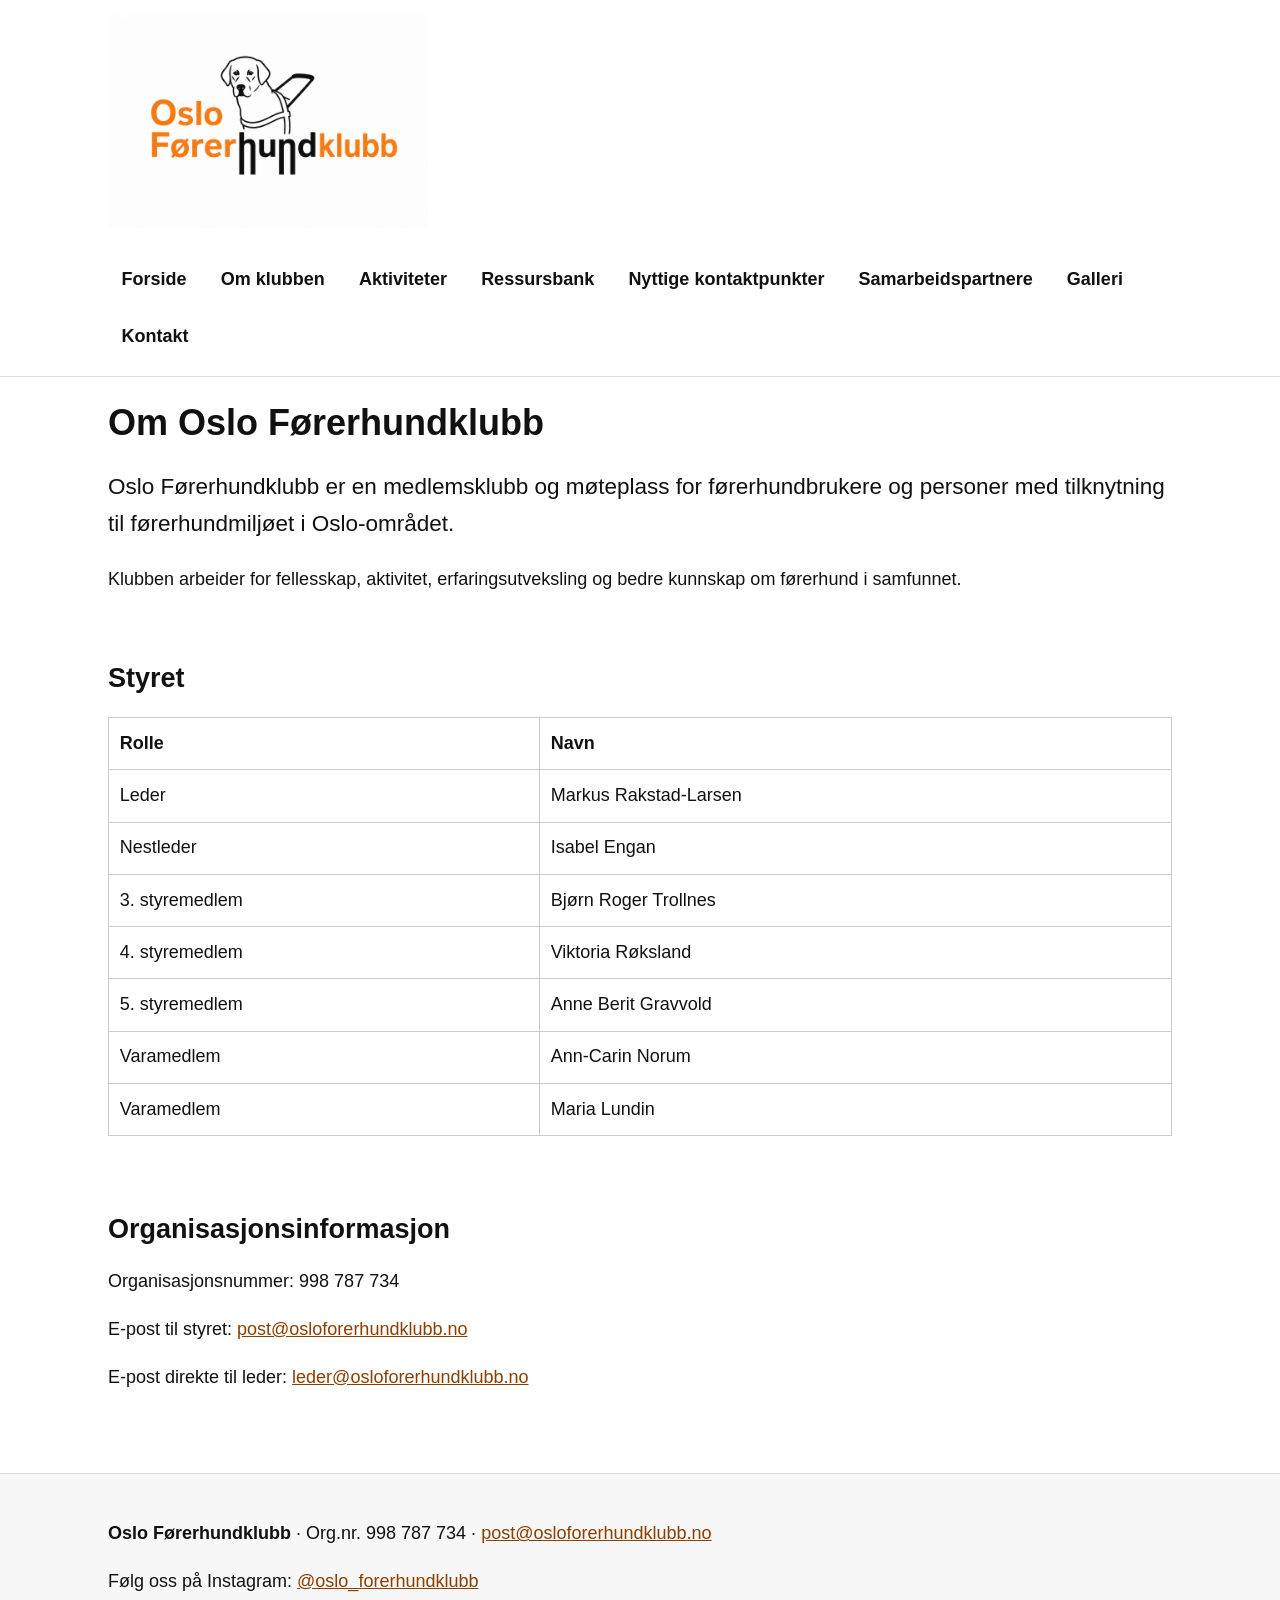
<file: om-klubben.html>
<!doctype html>
<html lang="no">
<head>
  <meta charset="utf-8">
  <meta name="viewport" content="width=device-width, initial-scale=1">
  <title>Om klubben – Oslo Førerhundklubb</title>
  <meta name="description" content="Oslo Førerhundklubb">
  <link rel="stylesheet" href="style.css">
</head>
<body>
<a class="skip-link" href="#innhold">Hopp til hovedinnhold</a>
<header class="site-header">
  <div class="container header-inner">
    <a class="logo-link" href="index.html" aria-label="Til forsiden">
      <img src="logo.png" alt="Oslo Førerhundklubb" class="logo">
    </a>
    <nav aria-label="Hovedmeny" class="main-nav"><a href="index.html">Forside</a><a href="om-klubben.html">Om klubben</a><a href="aktiviteter.html">Aktiviteter</a><a href="ressurser.html">Ressursbank</a><a href="nyttige-kontaktpunkter.html">Nyttige kontaktpunkter</a><a href="samarbeidspartnere.html">Samarbeidspartnere</a><a href="galleri.html">Galleri</a><a href="kontakt.html">Kontakt</a></nav>
  </div>
</header>
<main id="innhold" class="container">

<h1>Om Oslo Førerhundklubb</h1>
<p class="lead">Oslo Førerhundklubb er en medlemsklubb og møteplass for førerhundbrukere og personer med tilknytning til førerhundmiljøet i Oslo-området.</p>
<p>Klubben arbeider for fellesskap, aktivitet, erfaringsutveksling og bedre kunnskap om førerhund i samfunnet.</p>
<section class="section"><h2>Styret</h2>
<table><thead><tr><th>Rolle</th><th>Navn</th></tr></thead><tbody>
<tr><td>Leder</td><td>Markus Rakstad-Larsen</td></tr>
<tr><td>Nestleder</td><td>Isabel Engan</td></tr>
<tr><td>3. styremedlem</td><td>Bjørn Roger Trollnes</td></tr>
<tr><td>4. styremedlem</td><td>Viktoria Røksland</td></tr>
<tr><td>5. styremedlem</td><td>Anne Berit Gravvold</td></tr>
<tr><td>Varamedlem</td><td>Ann-Carin Norum</td></tr>
<tr><td>Varamedlem</td><td>Maria Lundin</td></tr>
</tbody></table></section>
<section class="section"><h2>Organisasjonsinformasjon</h2>
<p>Organisasjonsnummer: 998 787 734</p>
<p>E-post til styret: <a href="mailto:post@osloforerhundklubb.no">post@osloforerhundklubb.no</a></p>
<p>E-post direkte til leder: <a href="mailto:leder@osloforerhundklubb.no">leder@osloforerhundklubb.no</a></p></section>

</main>
<footer class="site-footer">
  <div class="container">
    <p><strong>Oslo Førerhundklubb</strong> · Org.nr. 998 787 734 · <a href="mailto:post@osloforerhundklubb.no">post@osloforerhundklubb.no</a></p>
    <p>Følg oss på Instagram: <a href="https://www.instagram.com/oslo_forerhundklubb/">@oslo_forerhundklubb</a></p>
  </div>
</footer>
</body>
</html>
</file>
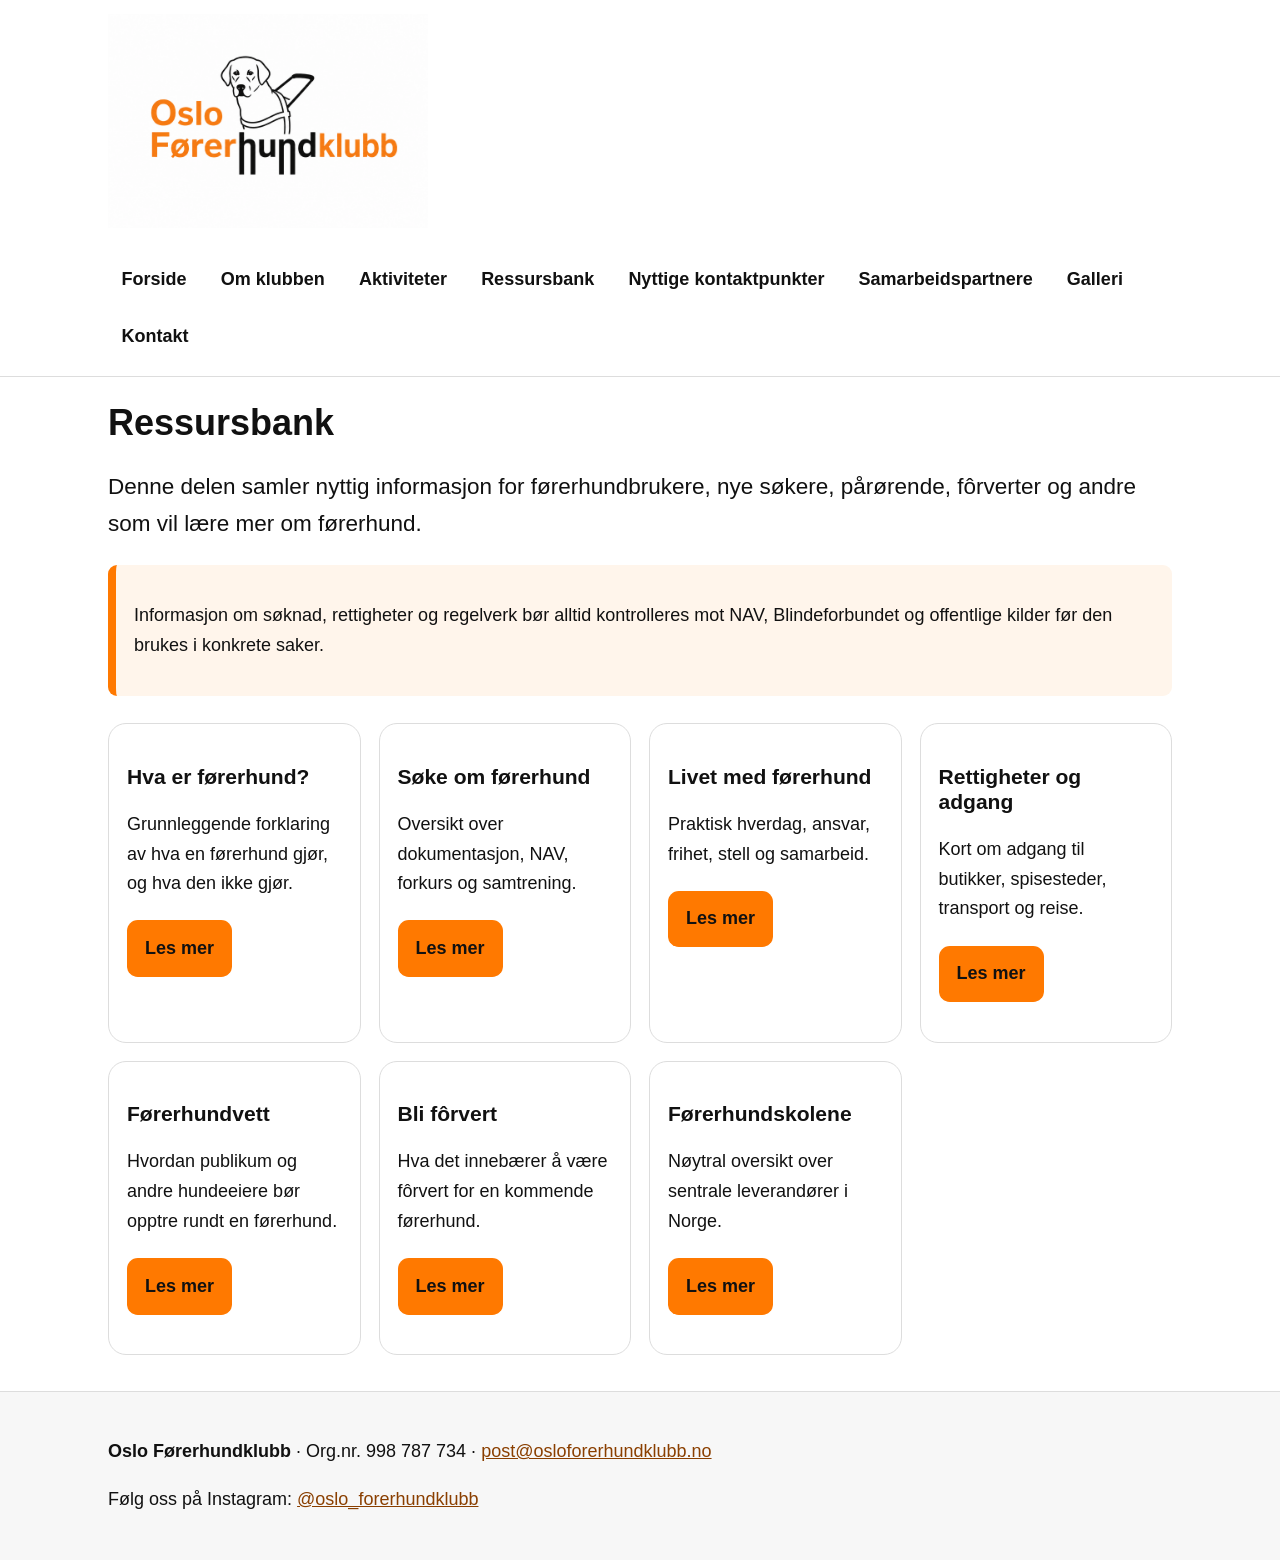
<file: ressurser.html>
<!doctype html>
<html lang="no">
<head>
  <meta charset="utf-8">
  <meta name="viewport" content="width=device-width, initial-scale=1">
  <title>Ressursbank – Oslo Førerhundklubb</title>
  <meta name="description" content="Oslo Førerhundklubb">
  <link rel="stylesheet" href="style.css">
</head>
<body>
<a class="skip-link" href="#innhold">Hopp til hovedinnhold</a>
<header class="site-header">
  <div class="container header-inner">
    <a class="logo-link" href="index.html" aria-label="Til forsiden">
      <img src="logo.png" alt="Oslo Førerhundklubb" class="logo">
    </a>
    <nav aria-label="Hovedmeny" class="main-nav"><a href="index.html">Forside</a><a href="om-klubben.html">Om klubben</a><a href="aktiviteter.html">Aktiviteter</a><a href="ressurser.html">Ressursbank</a><a href="nyttige-kontaktpunkter.html">Nyttige kontaktpunkter</a><a href="samarbeidspartnere.html">Samarbeidspartnere</a><a href="galleri.html">Galleri</a><a href="kontakt.html">Kontakt</a></nav>
  </div>
</header>
<main id="innhold" class="container">
<h1>Ressursbank</h1><p class="lead">Denne delen samler nyttig informasjon for førerhundbrukere, nye søkere, pårørende, fôrverter og andre som vil lære mer om førerhund.</p><div class="notice"><p>Informasjon om søknad, rettigheter og regelverk bør alltid kontrolleres mot NAV, Blindeforbundet og offentlige kilder før den brukes i konkrete saker.</p></div><div class="grid"><article class="card"><h3>Hva er førerhund?</h3><p>Grunnleggende forklaring av hva en førerhund gjør, og hva den ikke gjør.</p><p><a class="button" href="forerhund.html">Les mer</a></p></article><article class="card"><h3>Søke om førerhund</h3><p>Oversikt over dokumentasjon, NAV, forkurs og samtrening.</p><p><a class="button" href="soke-om-forerhund.html">Les mer</a></p></article><article class="card"><h3>Livet med førerhund</h3><p>Praktisk hverdag, ansvar, frihet, stell og samarbeid.</p><p><a class="button" href="livet-med-forerhund.html">Les mer</a></p></article><article class="card"><h3>Rettigheter og adgang</h3><p>Kort om adgang til butikker, spisesteder, transport og reise.</p><p><a class="button" href="rettigheter.html">Les mer</a></p></article><article class="card"><h3>Førerhundvett</h3><p>Hvordan publikum og andre hundeeiere bør opptre rundt en førerhund.</p><p><a class="button" href="forerhundvett.html">Les mer</a></p></article><article class="card"><h3>Bli fôrvert</h3><p>Hva det innebærer å være fôrvert for en kommende førerhund.</p><p><a class="button" href="forvert.html">Les mer</a></p></article><article class="card"><h3>Førerhundskolene</h3><p>Nøytral oversikt over sentrale leverandører i Norge.</p><p><a class="button" href="forerhundskolene.html">Les mer</a></p></article></div>
</main>
<footer class="site-footer">
  <div class="container">
    <p><strong>Oslo Førerhundklubb</strong> · Org.nr. 998 787 734 · <a href="mailto:post@osloforerhundklubb.no">post@osloforerhundklubb.no</a></p>
    <p>Følg oss på Instagram: <a href="https://www.instagram.com/oslo_forerhundklubb/">@oslo_forerhundklubb</a></p>
  </div>
</footer>
</body>
</html>
</file>
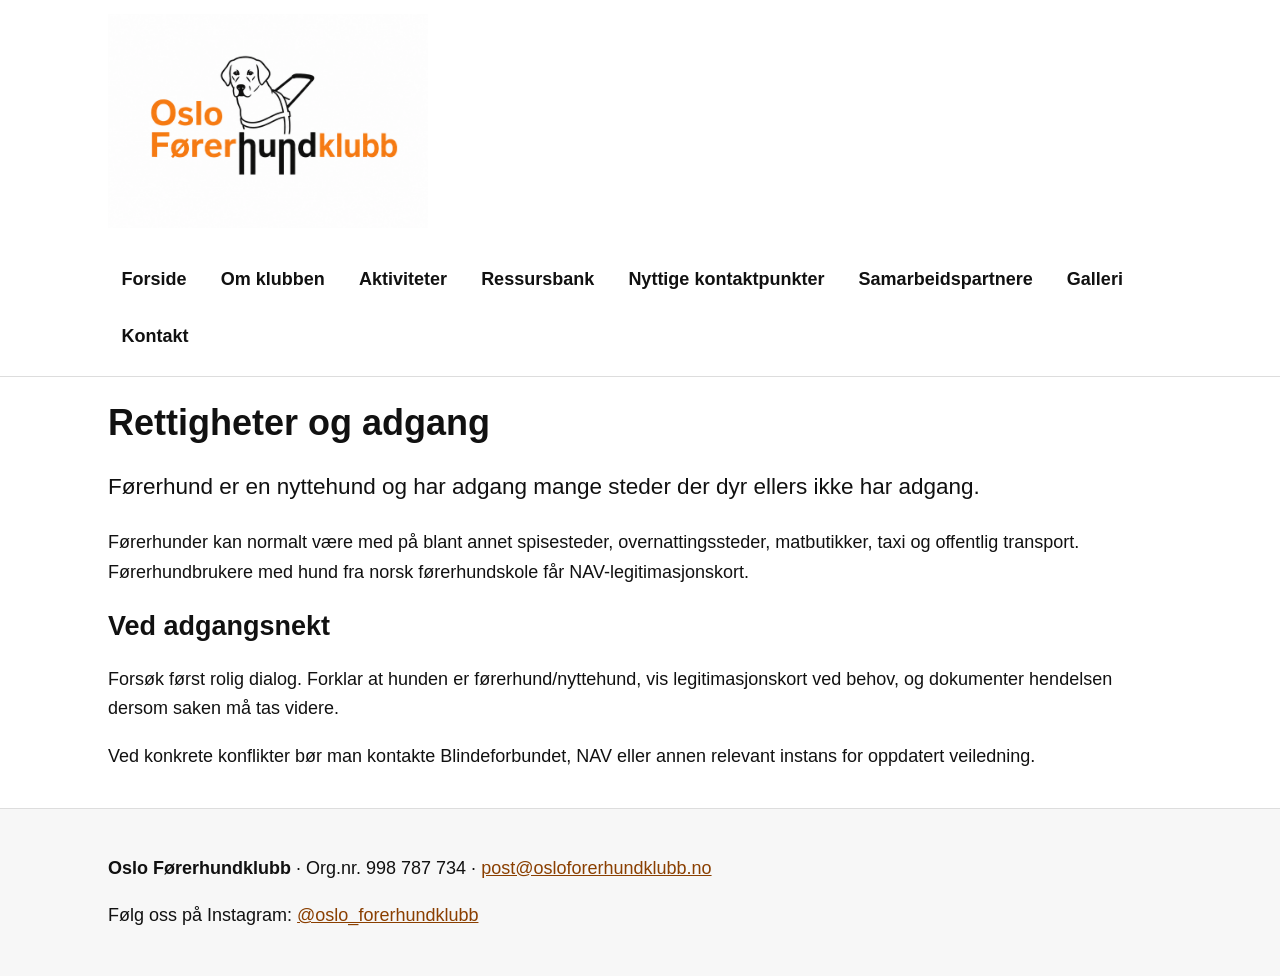
<file: rettigheter.html>
<!doctype html>
<html lang="no">
<head>
  <meta charset="utf-8">
  <meta name="viewport" content="width=device-width, initial-scale=1">
  <title>Rettigheter og adgang – Oslo Førerhundklubb</title>
  <meta name="description" content="Oslo Førerhundklubb">
  <link rel="stylesheet" href="style.css">
</head>
<body>
<a class="skip-link" href="#innhold">Hopp til hovedinnhold</a>
<header class="site-header">
  <div class="container header-inner">
    <a class="logo-link" href="index.html" aria-label="Til forsiden">
      <img src="logo.png" alt="Oslo Førerhundklubb" class="logo">
    </a>
    <nav aria-label="Hovedmeny" class="main-nav"><a href="index.html">Forside</a><a href="om-klubben.html">Om klubben</a><a href="aktiviteter.html">Aktiviteter</a><a href="ressurser.html">Ressursbank</a><a href="nyttige-kontaktpunkter.html">Nyttige kontaktpunkter</a><a href="samarbeidspartnere.html">Samarbeidspartnere</a><a href="galleri.html">Galleri</a><a href="kontakt.html">Kontakt</a></nav>
  </div>
</header>
<main id="innhold" class="container">
<h1>Rettigheter og adgang</h1>
<p class="lead">Førerhund er en nyttehund og har adgang mange steder der dyr ellers ikke har adgang.</p>
<p>Førerhunder kan normalt være med på blant annet spisesteder, overnattingssteder, matbutikker, taxi og offentlig transport. Førerhundbrukere med hund fra norsk førerhundskole får NAV-legitimasjonskort.</p>
<h2>Ved adgangsnekt</h2>
<p>Forsøk først rolig dialog. Forklar at hunden er førerhund/nyttehund, vis legitimasjonskort ved behov, og dokumenter hendelsen dersom saken må tas videre.</p>
<p>Ved konkrete konflikter bør man kontakte Blindeforbundet, NAV eller annen relevant instans for oppdatert veiledning.</p>
</main>
<footer class="site-footer">
  <div class="container">
    <p><strong>Oslo Førerhundklubb</strong> · Org.nr. 998 787 734 · <a href="mailto:post@osloforerhundklubb.no">post@osloforerhundklubb.no</a></p>
    <p>Følg oss på Instagram: <a href="https://www.instagram.com/oslo_forerhundklubb/">@oslo_forerhundklubb</a></p>
  </div>
</footer>
</body>
</html>
</file>
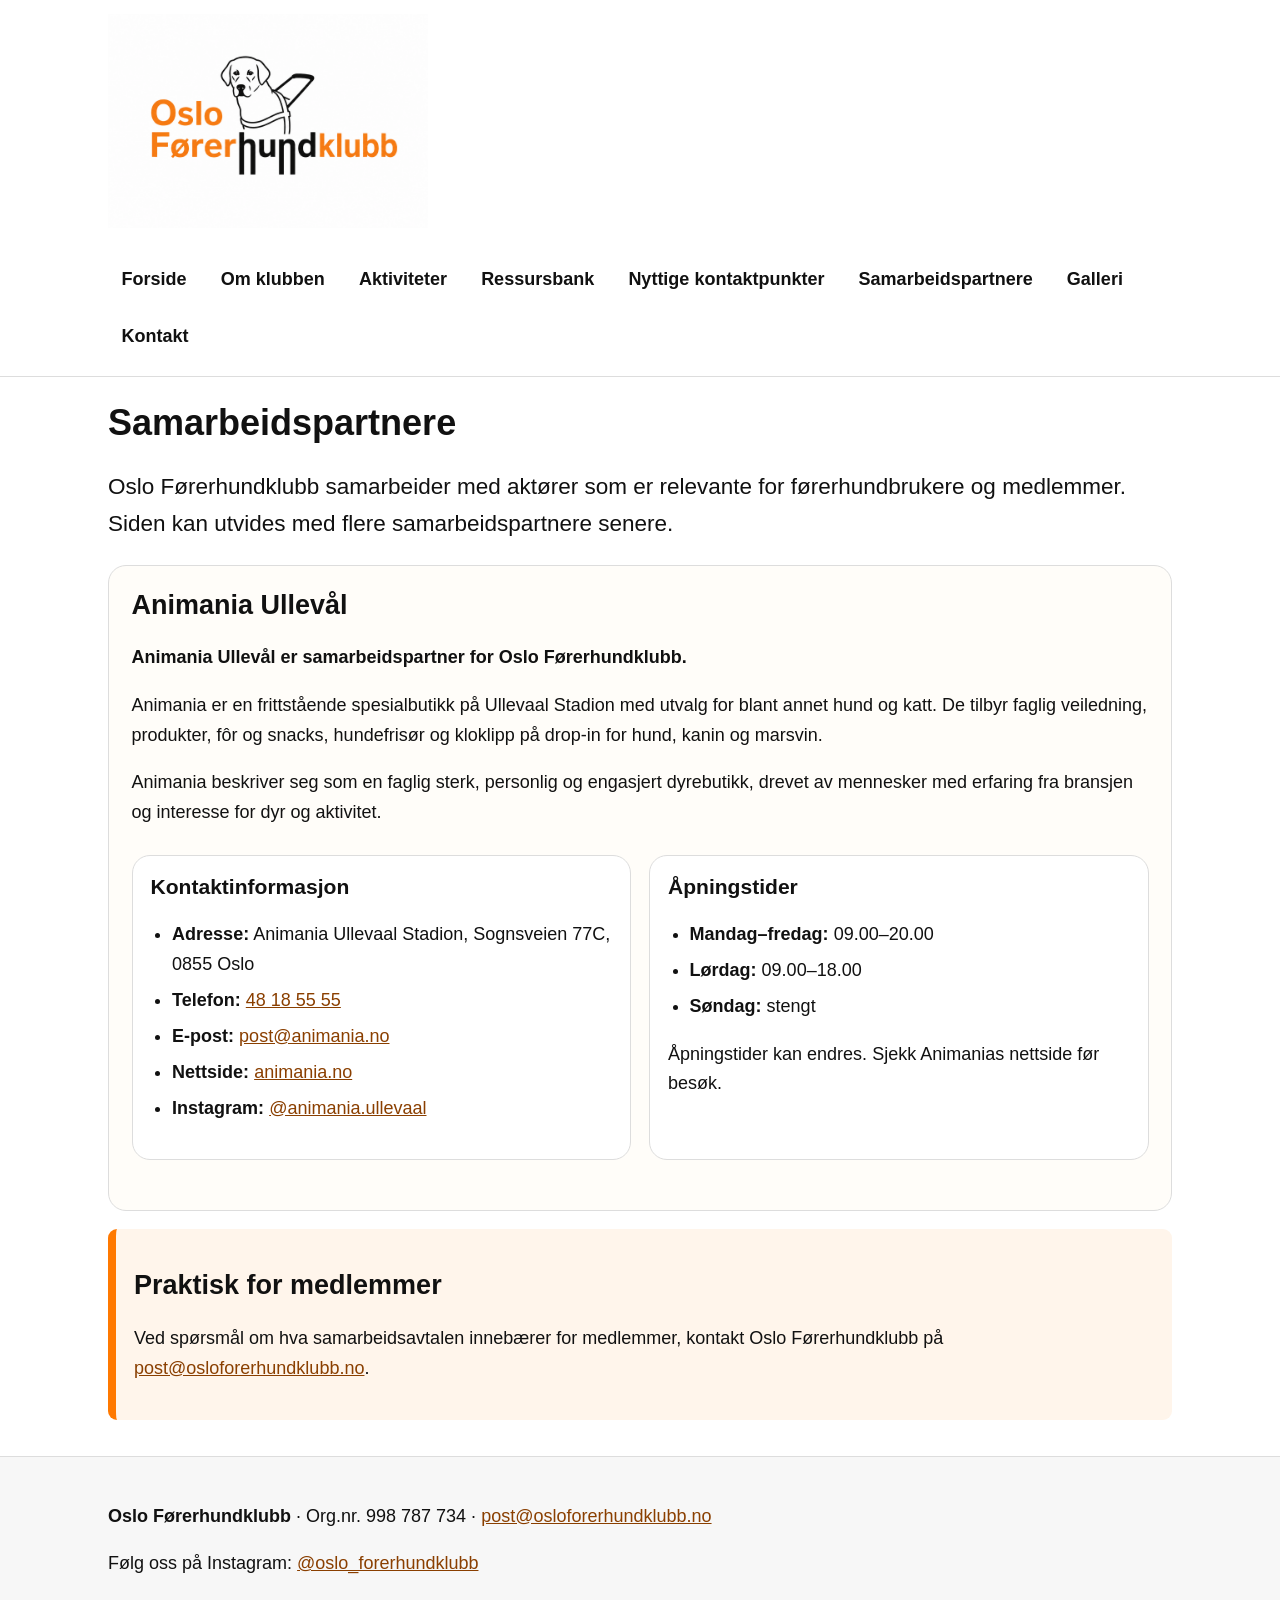
<file: samarbeidspartnere.html>
<!doctype html>
<html lang="no">
<head>
  <meta charset="utf-8">
  <meta name="viewport" content="width=device-width, initial-scale=1">
  <title>Samarbeidspartnere – Oslo Førerhundklubb</title>
  <meta name="description" content="Samarbeidspartnere for Oslo Førerhundklubb.">
  <link rel="stylesheet" href="style.css">
</head>
<body>
<a class="skip-link" href="#innhold">Hopp til hovedinnhold</a>
<header class="site-header">
  <div class="container header-inner">
    <a class="logo-link" href="index.html" aria-label="Til forsiden">
      <img src="logo.png" alt="Oslo Førerhundklubb" class="logo">
    </a>
    <nav aria-label="Hovedmeny" class="main-nav"><a href="index.html">Forside</a><a href="om-klubben.html">Om klubben</a><a href="aktiviteter.html">Aktiviteter</a><a href="ressurser.html">Ressursbank</a><a href="nyttige-kontaktpunkter.html">Nyttige kontaktpunkter</a><a href="samarbeidspartnere.html">Samarbeidspartnere</a><a href="galleri.html">Galleri</a><a href="kontakt.html">Kontakt</a></nav>
  </div>
</header>
<main id="innhold" class="container">

<h1>Samarbeidspartnere</h1>
<p class="lead">Oslo Førerhundklubb samarbeider med aktører som er relevante for førerhundbrukere og medlemmer. Siden kan utvides med flere samarbeidspartnere senere.</p>

<section class="section partner-highlight">
  <h2>Animania Ullevål</h2>
  <p><strong>Animania Ullevål er samarbeidspartner for Oslo Førerhundklubb.</strong></p>
  <p>Animania er en frittstående spesialbutikk på Ullevaal Stadion med utvalg for blant annet hund og katt. De tilbyr faglig veiledning, produkter, fôr og snacks, hundefrisør og kloklipp på drop-in for hund, kanin og marsvin.</p>
  <p>Animania beskriver seg som en faglig sterk, personlig og engasjert dyrebutikk, drevet av mennesker med erfaring fra bransjen og interesse for dyr og aktivitet.</p>
  <div class="grid">
    <article class="contact-card"><h3>Kontaktinformasjon</h3><ul class="contact-list"><li><strong>Adresse:</strong> Animania Ullevaal Stadion, Sognsveien 77C, 0855 Oslo</li><li><strong>Telefon:</strong> <a href="tel:+4748185555">48 18 55 55</a></li><li><strong>E-post:</strong> <a href="mailto:post@animania.no">post@animania.no</a></li><li><strong>Nettside:</strong> <a href="https://www.animania.no/">animania.no</a></li><li><strong>Instagram:</strong> <a href="https://www.instagram.com/animania.ullevaal/">@animania.ullevaal</a></li></ul></article>
    <article class="contact-card"><h3>Åpningstider</h3><ul class="contact-list"><li><strong>Mandag–fredag:</strong> 09.00–20.00</li><li><strong>Lørdag:</strong> 09.00–18.00</li><li><strong>Søndag:</strong> stengt</li></ul><p>Åpningstider kan endres. Sjekk Animanias nettside før besøk.</p></article>
  </div>
</section>

<section class="notice">
  <h2>Praktisk for medlemmer</h2>
  <p>Ved spørsmål om hva samarbeidsavtalen innebærer for medlemmer, kontakt Oslo Førerhundklubb på <a href="mailto:post@osloforerhundklubb.no">post@osloforerhundklubb.no</a>.</p>
</section>

</main>
<footer class="site-footer">
  <div class="container">
    <p><strong>Oslo Førerhundklubb</strong> · Org.nr. 998 787 734 · <a href="mailto:post@osloforerhundklubb.no">post@osloforerhundklubb.no</a></p>
    <p>Følg oss på Instagram: <a href="https://www.instagram.com/oslo_forerhundklubb/">@oslo_forerhundklubb</a></p>
  </div>
</footer>
</body>
</html>
</file>
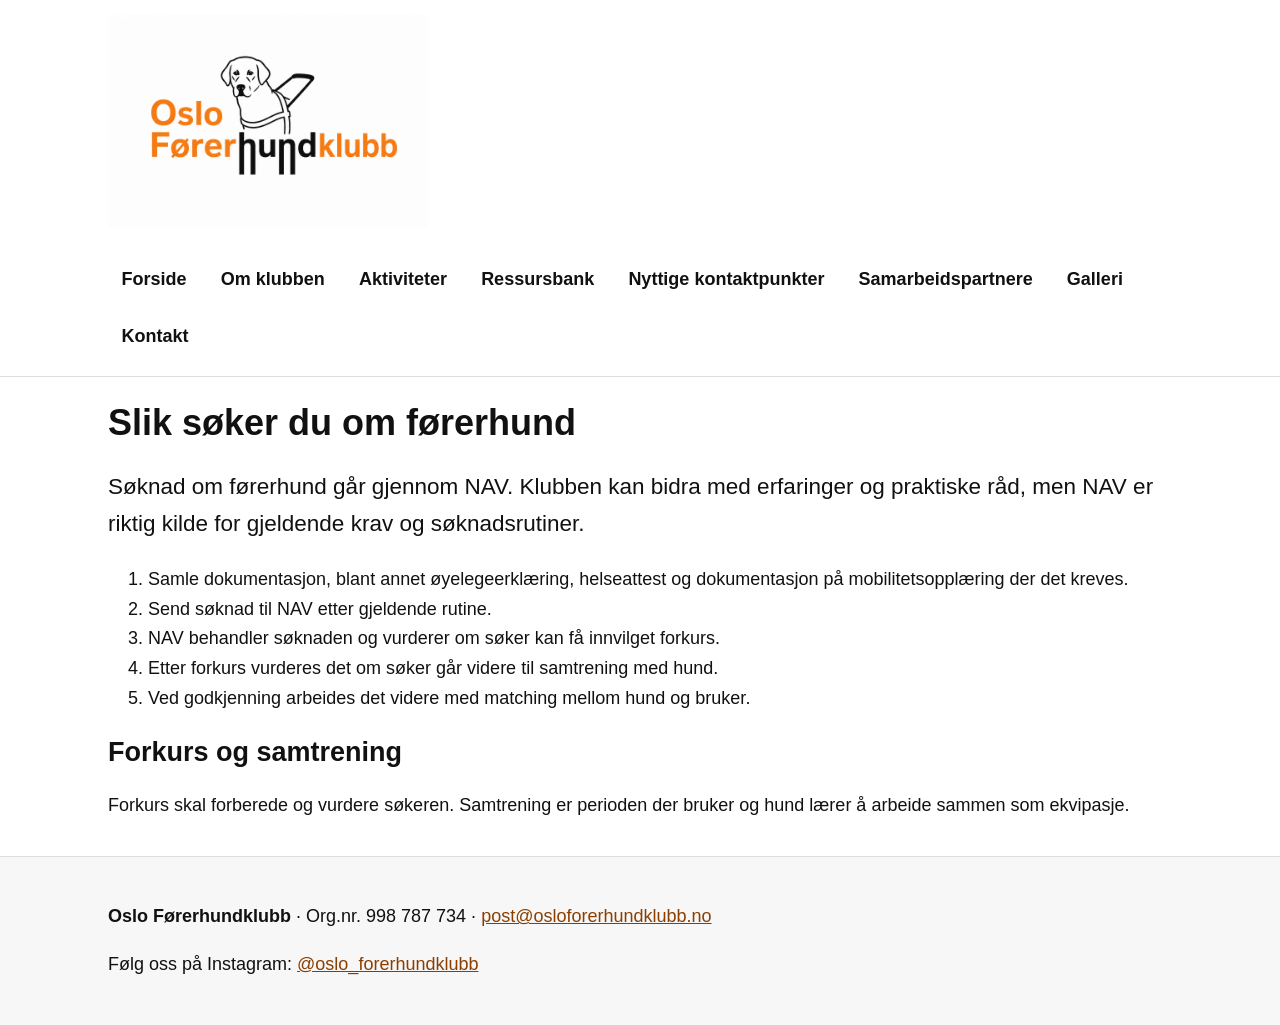
<file: soke-om-forerhund.html>
<!doctype html>
<html lang="no">
<head>
  <meta charset="utf-8">
  <meta name="viewport" content="width=device-width, initial-scale=1">
  <title>Søke om førerhund – Oslo Førerhundklubb</title>
  <meta name="description" content="Oslo Førerhundklubb">
  <link rel="stylesheet" href="style.css">
</head>
<body>
<a class="skip-link" href="#innhold">Hopp til hovedinnhold</a>
<header class="site-header">
  <div class="container header-inner">
    <a class="logo-link" href="index.html" aria-label="Til forsiden">
      <img src="logo.png" alt="Oslo Førerhundklubb" class="logo">
    </a>
    <nav aria-label="Hovedmeny" class="main-nav"><a href="index.html">Forside</a><a href="om-klubben.html">Om klubben</a><a href="aktiviteter.html">Aktiviteter</a><a href="ressurser.html">Ressursbank</a><a href="nyttige-kontaktpunkter.html">Nyttige kontaktpunkter</a><a href="samarbeidspartnere.html">Samarbeidspartnere</a><a href="galleri.html">Galleri</a><a href="kontakt.html">Kontakt</a></nav>
  </div>
</header>
<main id="innhold" class="container">
<h1>Slik søker du om førerhund</h1>
<p class="lead">Søknad om førerhund går gjennom NAV. Klubben kan bidra med erfaringer og praktiske råd, men NAV er riktig kilde for gjeldende krav og søknadsrutiner.</p>
<ol>
<li>Samle dokumentasjon, blant annet øyelegeerklæring, helseattest og dokumentasjon på mobilitetsopplæring der det kreves.</li>
<li>Send søknad til NAV etter gjeldende rutine.</li>
<li>NAV behandler søknaden og vurderer om søker kan få innvilget forkurs.</li>
<li>Etter forkurs vurderes det om søker går videre til samtrening med hund.</li>
<li>Ved godkjenning arbeides det videre med matching mellom hund og bruker.</li>
</ol>
<h2>Forkurs og samtrening</h2>
<p>Forkurs skal forberede og vurdere søkeren. Samtrening er perioden der bruker og hund lærer å arbeide sammen som ekvipasje.</p>
</main>
<footer class="site-footer">
  <div class="container">
    <p><strong>Oslo Førerhundklubb</strong> · Org.nr. 998 787 734 · <a href="mailto:post@osloforerhundklubb.no">post@osloforerhundklubb.no</a></p>
    <p>Følg oss på Instagram: <a href="https://www.instagram.com/oslo_forerhundklubb/">@oslo_forerhundklubb</a></p>
  </div>
</footer>
</body>
</html>
</file>
<file: style.css>
*{box-sizing:border-box}html{font-size:18px}body{margin:0;font-family:Arial,Helvetica,sans-serif;line-height:1.65;color:#111;background:#fff}.container{max-width:1100px;margin:0 auto;padding:0 1rem}.skip-link{position:absolute;left:-999px;top:auto;background:#111;color:#fff;padding:.6rem 1rem;z-index:10}.skip-link:focus{left:1rem;top:1rem}.site-header{border-bottom:1px solid #ddd;background:#fff}.header-inner{display:flex;gap:1rem;align-items:center;justify-content:space-between;flex-wrap:wrap;padding-top:.8rem;padding-bottom:.8rem}.logo{max-width:320px;width:100%;height:auto}.main-nav{display:flex;flex-wrap:wrap;gap:.4rem}.main-nav a{padding:.55rem .75rem;border-radius:.5rem;color:#111;text-decoration:none;font-weight:700}.main-nav a:hover,.main-nav a:focus{background:#ffe6cf;outline:3px solid #ff7a00;outline-offset:2px}.hero{display:grid;grid-template-columns:minmax(0,1.25fr) minmax(280px,.75fr);gap:2rem;align-items:center;padding:2rem 0}.hero h1{font-size:clamp(2rem,5vw,4rem);line-height:1.08;margin:.2rem 0}.lead{font-size:1.25rem}.button,.button-secondary{display:inline-block;border-radius:.6rem;padding:.75rem 1rem;margin:.2rem .2rem .2rem 0;text-decoration:none;font-weight:700}.button{background:#ff7900;color:#111}.button-secondary{background:#111;color:#fff}.hero-image,.feature-image{width:100%;height:auto;border-radius:1rem}.grid{display:grid;grid-template-columns:repeat(auto-fit,minmax(240px,1fr));gap:1rem;margin:1.5rem 0}.card{border:1px solid #ddd;border-radius:1rem;padding:1rem;background:#fff}.notice{border-left:8px solid #ff7900;background:#fff5eb;padding:1rem;margin:1rem 0;border-radius:.5rem}.section{padding:1.5rem 0}.gallery{display:grid;grid-template-columns:repeat(auto-fit,minmax(220px,1fr));gap:1rem}.gallery figure{margin:0;border:1px solid #ddd;border-radius:1rem;overflow:hidden;background:#fff}.gallery img{display:block;width:100%;height:260px;object-fit:cover}.gallery figcaption{padding:.75rem}.resource-list li{margin:.55rem 0}.site-footer{margin-top:2rem;border-top:1px solid #ddd;background:#f7f7f7;padding:1.5rem 0}h1,h2,h3{line-height:1.2}a{color:#8a3f00}table{border-collapse:collapse;width:100%}th,td{border:1px solid #ccc;padding:.6rem;text-align:left}@media(max-width:760px){.hero{grid-template-columns:1fr}.main-nav{display:block}.main-nav a{display:block}.logo{max-width:260px}}
.contact-card{border:1px solid #ddd;border-radius:1rem;padding:1rem;background:#fff}.contact-card h3{margin-top:0}.contact-list{padding-left:1.2rem}.contact-list li{margin:.35rem 0}.partner-highlight{border:1px solid #ddd;border-radius:1rem;padding:1.25rem;background:#fffdf9}.partner-highlight h2{margin-top:0}
</file>
